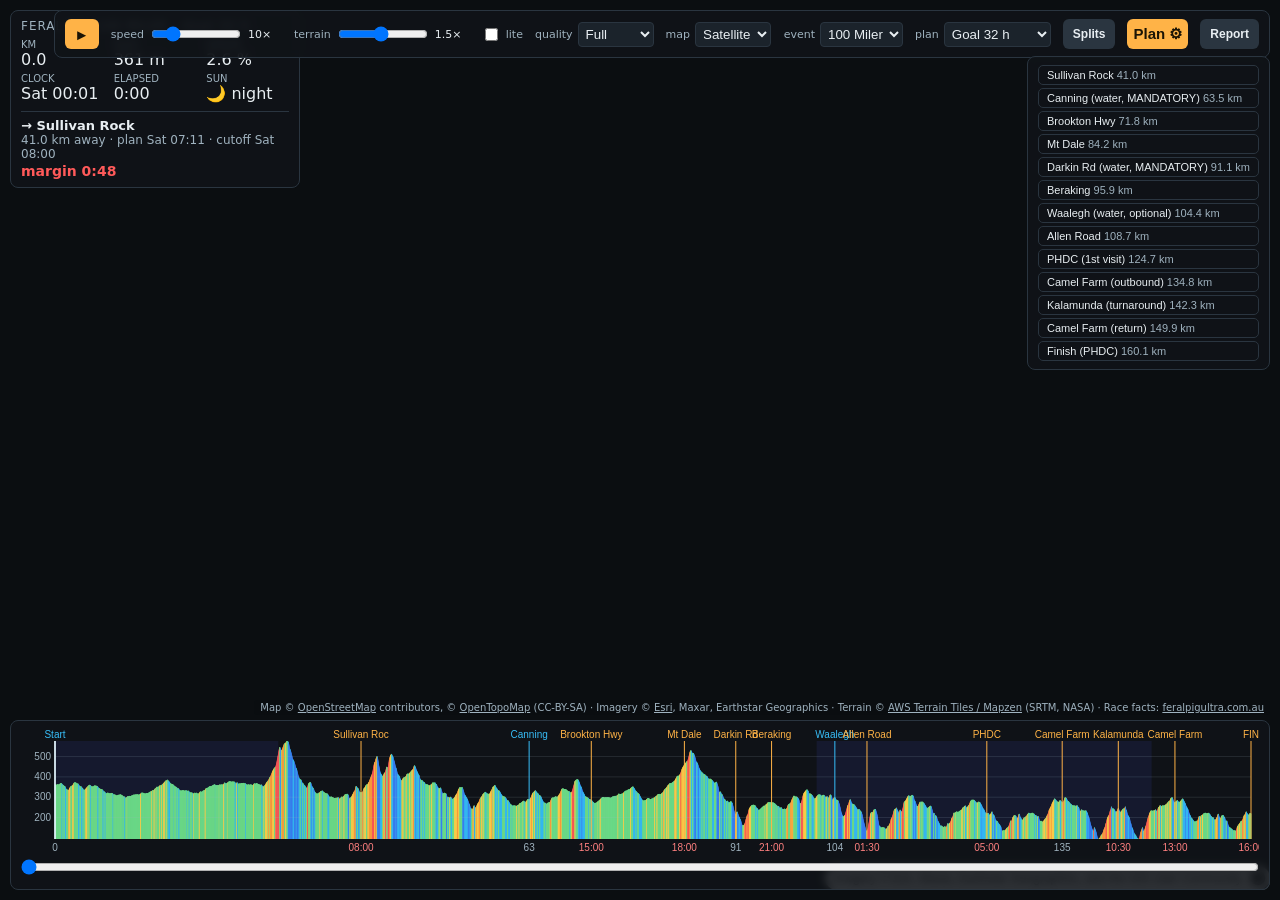
<file: index.html>
<!doctype html>
<html lang="en">
<head>
  <meta charset="UTF-8" />
  <meta name="viewport" content="width=device-width, initial-scale=1.0" />
  <title>Feral Pig 100M — Flyover Race Plan</title>
  <script type="module" crossorigin src="./assets/index-DkEVdrvd.js"></script>
  <link rel="stylesheet" crossorigin href="./assets/index-7K_gac2b.css">
</head>
<body>
  <div id="app">
    <div id="map"></div>

    <div id="hud" class="panel">
      <div class="hud-title"><span id="hud-event">FERAL PIG 100 MILER</span> <span id="hud-plan-label"></span></div>
      <div class="hud-grid">
        <div><span class="k">km</span><span class="v" id="hud-km">0.0</span></div>
        <div><span class="k">elev</span><span class="v" id="hud-ele">–</span></div>
        <div><span class="k">grade</span><span class="v" id="hud-grade">–</span></div>
        <div><span class="k">clock</span><span class="v" id="hud-clock">–</span></div>
        <div><span class="k">elapsed</span><span class="v" id="hud-elapsed">–</span></div>
        <div><span class="k">sun</span><span class="v" id="hud-sun">–</span></div>
      </div>
      <div class="hud-next">
        <div id="hud-next-name">–</div>
        <div id="hud-next-detail">–</div>
        <div id="hud-margin">–</div>
      </div>
    </div>

    <div id="controls" class="panel">
      <button id="btn-play" title="Play/pause flyover">►</button>
      <label class="ctl">speed <input id="speed" type="range" min="1" max="50" value="10" /><span id="speed-label">10×</span></label>
      <label class="ctl">terrain <input id="exagg" type="range" min="1" max="30" value="15" /><span id="exagg-label">1.5×</span></label>
      <label class="ctl" title="Turn off 3D terrain for slower computers"><input id="lite" type="checkbox" /> lite</label>
      <label class="ctl" title="Map render resolution — lower is faster on slow computers">quality
        <select id="quality-select">
          <option value="1">Full</option>
          <option value="0.7">Medium</option>
          <option value="0.5">Low</option>
        </select>
      </label>
      <label class="ctl">map
        <select id="basemap-select">
          <option value="sat">Satellite</option>
          <option value="topo">Topo</option>
        </select>
      </label>
      <label class="ctl">event
        <select id="event-select">
          <option value="100m">100 Miler</option>
          <option value="50k">50K</option>
        </select>
      </label>
      <label class="ctl">plan
        <select id="plan-select">
          <option value="0">Goal 32 h</option>
          <option value="1">Bad day 36 h</option>
        </select>
      </label>
      <button id="btn-splits">Splits</button>
      <button id="btn-plan">Plan ⚙</button>
      <button id="btn-report">Report</button>
    </div>

    <div id="jumps" class="panel"></div>

    <div id="profile-wrap" class="panel">
      <canvas id="profile"></canvas>
      <input id="scrub" type="range" min="0" max="10000" value="0" step="1" />
    </div>

    <div id="splits-panel" class="panel hidden">
      <div class="panel-head">Splits — both plans
        <span>
          <button id="btn-csv" class="mini">CSV</button>
          <button id="btn-print" class="mini">Print / PDF</button>
          <button id="splits-close">×</button>
        </span>
      </div>
      <div id="splits-table"></div>
    </div>

    <div id="plan-panel" class="panel hidden">
      <div class="panel-head">Plan settings (saved locally) <button id="plan-close">×</button></div>
      <div id="plan-form"></div>
    </div>

    <div id="print-sheet"></div>

    <div id="report-panel" class="panel hidden">
      <div class="panel-head">Build / verification report <button id="report-close">×</button></div>
      <pre id="report-pre"></pre>
    </div>

    <div id="attrib">
      Map © <a href="https://www.openstreetmap.org/copyright">OpenStreetMap</a> contributors,
      © <a href="https://opentopomap.org">OpenTopoMap</a> (CC-BY-SA) ·
      Imagery © <a href="https://www.esri.com">Esri</a>, Maxar, Earthstar Geographics ·
      Terrain © <a href="https://registry.opendata.aws/terrain-tiles/">AWS Terrain Tiles / Mapzen</a> (SRTM, NASA) ·
      Race facts: <a href="https://feralpigultra.com.au">feralpigultra.com.au</a>
    </div>
  </div>
</body>
</html>
</file>
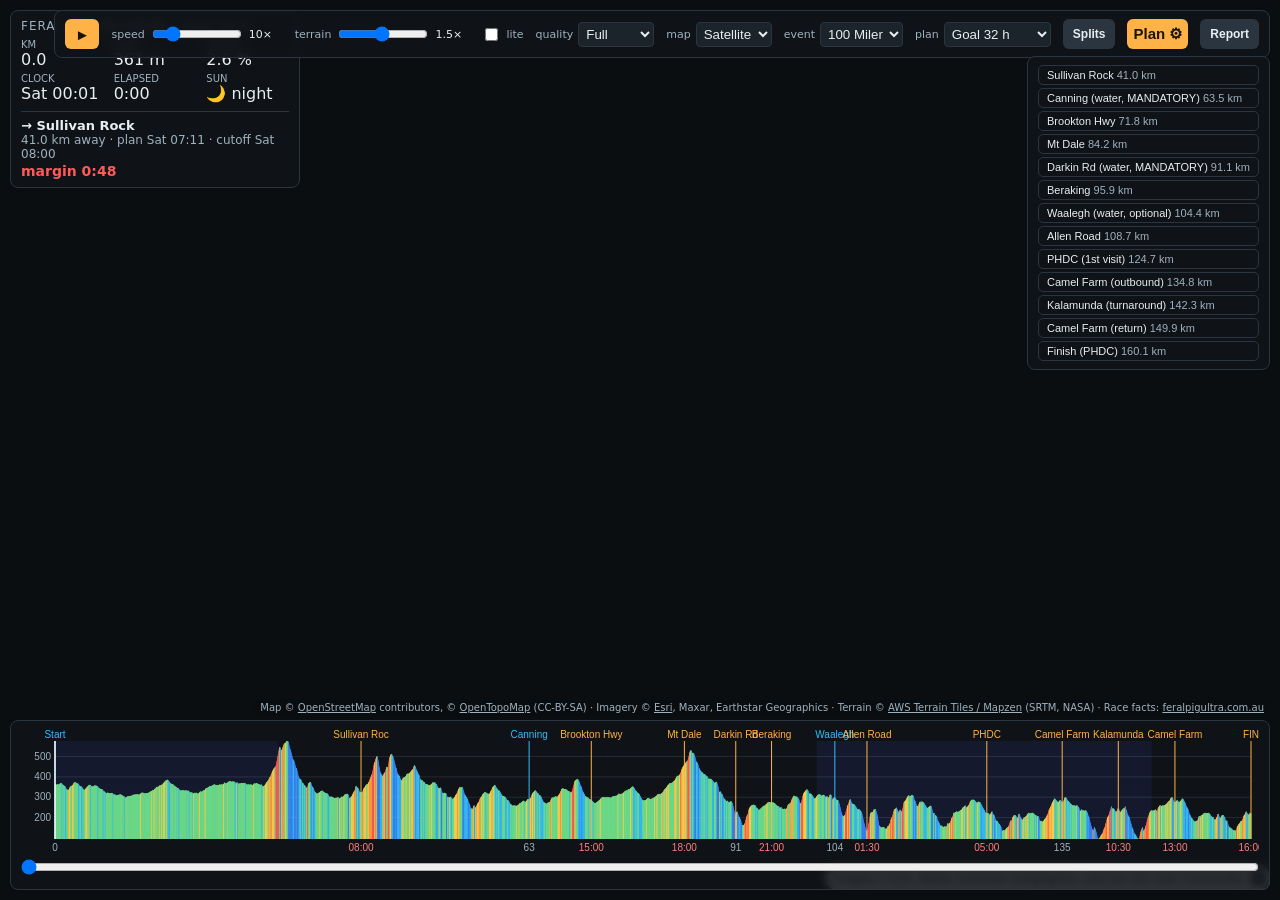
<file: index-50k.html>
<!doctype html>
<html lang="en">
<head>
  <meta charset="UTF-8" />
  <meta name="viewport" content="width=device-width, initial-scale=1.0" />
  <title>Feral Pig 50K — Flyover Race Plan</title>
  <script type="module" crossorigin src="./assets/index-DkEVdrvd.js"></script>
  <link rel="stylesheet" crossorigin href="./assets/index-7K_gac2b.css">
</head>
<body>
  <div id="app">
    <div id="map"></div>

    <div id="hud" class="panel">
      <div class="hud-title"><span id="hud-event">FERAL PIG 100 MILER</span> <span id="hud-plan-label"></span></div>
      <div class="hud-grid">
        <div><span class="k">km</span><span class="v" id="hud-km">0.0</span></div>
        <div><span class="k">elev</span><span class="v" id="hud-ele">–</span></div>
        <div><span class="k">grade</span><span class="v" id="hud-grade">–</span></div>
        <div><span class="k">clock</span><span class="v" id="hud-clock">–</span></div>
        <div><span class="k">elapsed</span><span class="v" id="hud-elapsed">–</span></div>
        <div><span class="k">sun</span><span class="v" id="hud-sun">–</span></div>
      </div>
      <div class="hud-next">
        <div id="hud-next-name">–</div>
        <div id="hud-next-detail">–</div>
        <div id="hud-margin">–</div>
      </div>
    </div>

    <div id="controls" class="panel">
      <button id="btn-play" title="Play/pause flyover">►</button>
      <label class="ctl">speed <input id="speed" type="range" min="1" max="50" value="10" /><span id="speed-label">10×</span></label>
      <label class="ctl">terrain <input id="exagg" type="range" min="1" max="30" value="15" /><span id="exagg-label">1.5×</span></label>
      <label class="ctl" title="Turn off 3D terrain for slower computers"><input id="lite" type="checkbox" /> lite</label>
      <label class="ctl" title="Map render resolution — lower is faster on slow computers">quality
        <select id="quality-select">
          <option value="1">Full</option>
          <option value="0.7">Medium</option>
          <option value="0.5">Low</option>
        </select>
      </label>
      <label class="ctl">map
        <select id="basemap-select">
          <option value="sat">Satellite</option>
          <option value="topo">Topo</option>
        </select>
      </label>
      <label class="ctl">event
        <select id="event-select">
          <option value="100m">100 Miler</option>
          <option value="50k">50K</option>
        </select>
      </label>
      <label class="ctl">plan
        <select id="plan-select">
          <option value="0">Goal 32 h</option>
          <option value="1">Bad day 36 h</option>
        </select>
      </label>
      <button id="btn-splits">Splits</button>
      <button id="btn-plan">Plan ⚙</button>
      <button id="btn-report">Report</button>
    </div>

    <div id="jumps" class="panel"></div>

    <div id="profile-wrap" class="panel">
      <canvas id="profile"></canvas>
      <input id="scrub" type="range" min="0" max="10000" value="0" step="1" />
    </div>

    <div id="splits-panel" class="panel hidden">
      <div class="panel-head">Splits — both plans
        <span>
          <button id="btn-csv" class="mini">CSV</button>
          <button id="btn-print" class="mini">Print / PDF</button>
          <button id="splits-close">×</button>
        </span>
      </div>
      <div id="splits-table"></div>
    </div>

    <div id="plan-panel" class="panel hidden">
      <div class="panel-head">Plan settings (saved locally) <button id="plan-close">×</button></div>
      <div id="plan-form"></div>
    </div>

    <div id="print-sheet"></div>

    <div id="report-panel" class="panel hidden">
      <div class="panel-head">Build / verification report <button id="report-close">×</button></div>
      <pre id="report-pre"></pre>
    </div>

    <div id="attrib">
      Map © <a href="https://www.openstreetmap.org/copyright">OpenStreetMap</a> contributors,
      © <a href="https://opentopomap.org">OpenTopoMap</a> (CC-BY-SA) ·
      Imagery © <a href="https://www.esri.com">Esri</a>, Maxar, Earthstar Geographics ·
      Terrain © <a href="https://registry.opendata.aws/terrain-tiles/">AWS Terrain Tiles / Mapzen</a> (SRTM, NASA) ·
      Race facts: <a href="https://feralpigultra.com.au">feralpigultra.com.au</a>
    </div>
  </div>
</body>
</html>
</file>
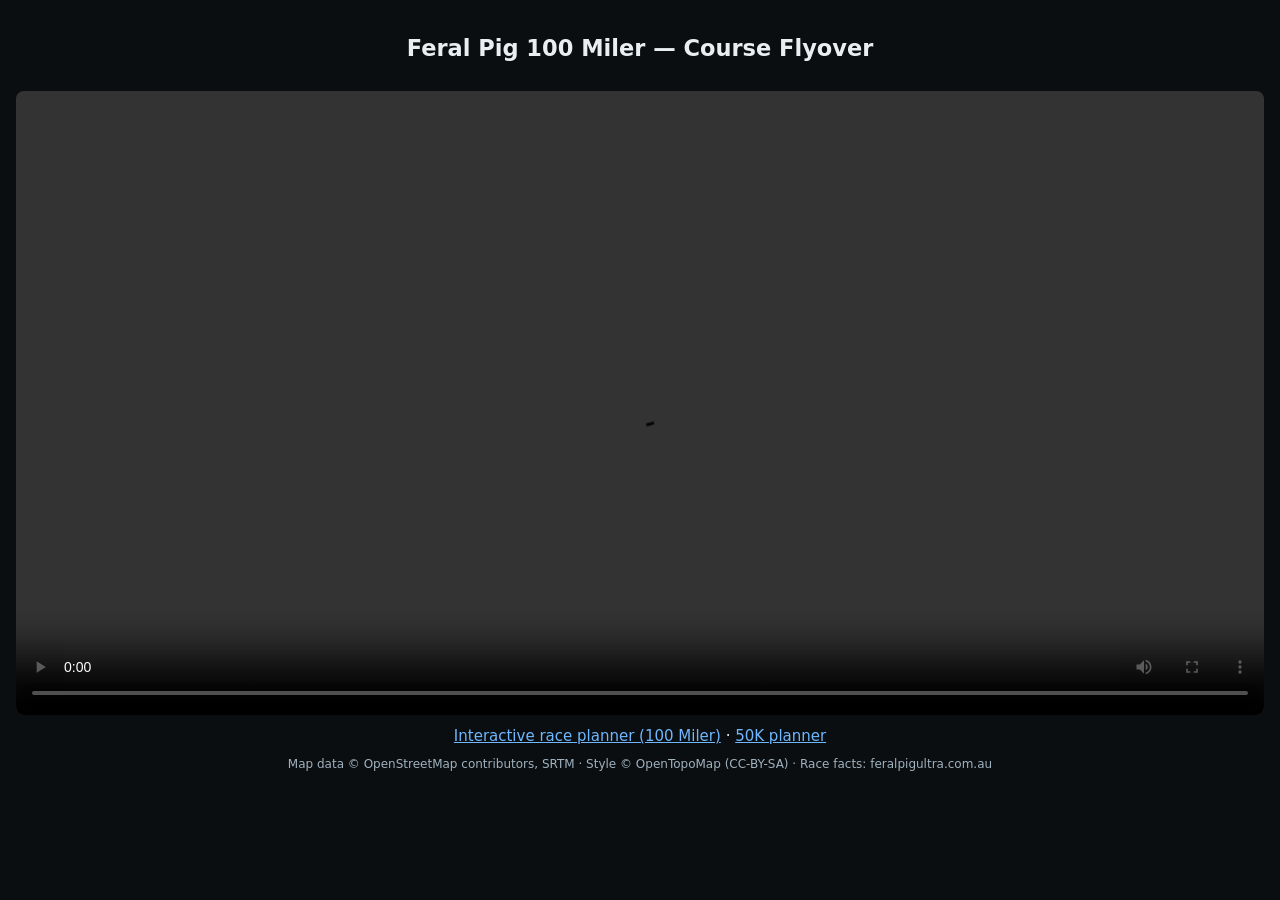
<file: video.html>
<!doctype html>
<html lang="en">
<head>
  <meta charset="UTF-8" />
  <meta name="viewport" content="width=device-width, initial-scale=1.0" />
  <title>Feral Pig 100 Miler — Course Flyover</title>
  <style>
    body { margin: 0; background: #0b0e11; color: #e8eef2; font: 15px system-ui, sans-serif;
           display: flex; flex-direction: column; align-items: center; gap: 12px; padding: 16px; }
    video { width: 100%; max-width: 1280px; border-radius: 8px; }
    a { color: #6fb7ff; }
    .foot { color: #9fb2bf; font-size: 12px; text-align: center; }
  </style>
</head>
<body>
  <h2>Feral Pig 100 Miler — Course Flyover</h2>
  <video src="feral-flyover.mp4" controls preload="metadata"></video>
  <div><a href="index.html">Interactive race planner (100 Miler)</a> · <a href="index-50k.html">50K planner</a></div>
  <div class="foot">Map data © OpenStreetMap contributors, SRTM · Style © OpenTopoMap (CC-BY-SA) · Race facts: feralpigultra.com.au</div>
</body>
</html>
</file>
<file: assets/index-7K_gac2b.css>
:root{--bg: rgba(16, 20, 24, .88);--fg: #e8eef2;--dim: #9fb2bf;--accent: #ffb347;--red: #ff5a5a;--green: #6fe08c;font-family:Segoe UI,system-ui,sans-serif}*{box-sizing:border-box}html,body,#app{margin:0;height:100%;overflow:hidden;background:#0b0e11;color:var(--fg)}#map{position:absolute;top:0;right:0;bottom:0;left:0}.panel{position:absolute;background:var(--bg);border:1px solid #2a3540;border-radius:8px;padding:8px 10px;-webkit-backdrop-filter:blur(4px);backdrop-filter:blur(4px);z-index:10;font-size:13px}.hidden{display:none!important}#hud{top:10px;left:10px;width:290px}.hud-title{font-weight:700;letter-spacing:1px;font-size:12px;color:var(--accent);margin-bottom:6px}.hud-title span{color:var(--dim);font-weight:400}.hud-grid{display:grid;grid-template-columns:1fr 1fr 1fr;gap:4px 10px}.hud-grid .k{display:block;color:var(--dim);font-size:10px;text-transform:uppercase}.hud-grid .v{font-size:16px;font-variant-numeric:tabular-nums}.hud-next{margin-top:8px;border-top:1px solid #2a3540;padding-top:6px}#hud-next-name{font-weight:600}#hud-next-detail{color:var(--dim);font-size:12px}#hud-margin{font-size:14px;margin-top:2px}#hud-margin.ok{color:var(--green)}#hud-margin.tight{color:var(--red);font-weight:700}#controls{top:10px;right:10px;display:flex;gap:12px;align-items:center}#controls button{background:var(--accent);color:#1b1405;border:0;border-radius:6px;min-width:34px;height:30px;font-size:15px;cursor:pointer;font-weight:700}#controls button#btn-splits,#controls button#btn-report{background:#2a3540;color:var(--fg);font-size:12px;padding:0 10px}.ctl{display:flex;align-items:center;gap:5px;color:var(--dim);font-size:11px}.ctl input[type=range]{width:90px}.ctl select{background:#1b232b;color:var(--fg);border:1px solid #2a3540;border-radius:4px;padding:3px}#speed-label,#exagg-label{width:34px;font-variant-numeric:tabular-nums;color:var(--fg)}#jumps{top:56px;right:10px;display:flex;flex-direction:column;gap:3px;max-height:calc(100% - 300px);overflow-y:auto}#jumps button{background:transparent;border:1px solid #2a3540;color:var(--fg);border-radius:5px;padding:3px 8px;font-size:11px;cursor:pointer;text-align:left;white-space:nowrap}#jumps button:hover{border-color:var(--accent);color:var(--accent)}#jumps .wkm{color:var(--dim)}#profile-wrap{left:10px;right:10px;bottom:10px;height:170px;padding:6px 10px 2px}#profile{width:100%;height:130px;display:block;cursor:crosshair}#scrub{width:100%;margin:2px 0 0}#splits-panel,#report-panel{top:60px;left:50%;transform:translate(-50%);max-height:calc(100% - 260px);width:min(1060px,94vw);overflow:auto;z-index:20}.panel-head{font-weight:700;margin-bottom:6px;display:flex;justify-content:space-between}.panel-head button{background:none;border:0;color:var(--fg);font-size:16px;cursor:pointer}#splits-table table{border-collapse:collapse;width:100%;font-size:12px;font-variant-numeric:tabular-nums}#splits-table th,#splits-table td{padding:3px 8px;text-align:right;border-bottom:1px solid #222c35;white-space:nowrap}#splits-table th{color:var(--dim);position:sticky;top:0;background:#141a20}#splits-table td:first-child,#splits-table th:first-child{text-align:left}.margin-tight{color:var(--red);font-weight:700}.margin-ok{color:var(--green)}#report-pre{font-size:11px;white-space:pre-wrap}#attrib{position:absolute;bottom:185px;right:10px;font-size:10px;color:var(--dim);z-index:5;background:#0b0e1199;padding:2px 6px;border-radius:4px}#attrib a{color:var(--dim)}#plan-panel{top:60px;right:10px;width:320px;max-height:calc(100% - 260px);overflow:auto;z-index:25}.set-grid{display:flex;flex-direction:column;gap:4px;margin-bottom:8px}.set-row{display:flex;justify-content:space-between;align-items:center;gap:8px;color:var(--dim);font-size:12px}.set-row input{width:64px;background:#1b232b;color:var(--fg);border:1px solid #2a3540;border-radius:4px;padding:3px 5px}.set-head{font-weight:700;margin:8px 0 4px}#set-reset{background:#2a3540;color:var(--fg);border:0;border-radius:5px;padding:5px 10px;cursor:pointer}.mini{background:#2a3540;color:var(--fg);border:0;border-radius:4px;padding:2px 8px;font-size:11px;cursor:pointer;margin-right:6px}#pace-toggle{margin:0 0 6px}.set-note{color:var(--dim);font-size:11px;margin-left:8px}#print-sheet{display:none}@media print{#app>*:not(#print-sheet){display:none!important}html,body,#app{height:auto;overflow:visible;background:#fff;color:#000}#print-sheet{display:block;font-size:10pt;color:#000}#print-sheet h1{font-size:14pt;margin:0 0 2mm}#print-sheet .sub{font-size:9pt;margin-bottom:3mm}#print-sheet table{border-collapse:collapse;width:100%;font-size:8.5pt}#print-sheet th,#print-sheet td{border:.3mm solid #999;padding:1mm 1.5mm;text-align:right}#print-sheet td:first-child,#print-sheet th:first-child{text-align:left}#print-sheet .margin-tight{font-weight:700}#print-sheet .margin-tight:after{content:" ⚠"}}@media (max-width: 760px){#hud{width:230px}.hud-grid{grid-template-columns:1fr 1fr}#controls{flex-wrap:wrap;max-width:46vw}#profile-wrap{height:120px}#profile{height:80px}#attrib{bottom:135px}}.maplibregl-map{font:12px/20px Helvetica Neue,Arial,Helvetica,sans-serif;overflow:hidden;position:relative;-webkit-tap-highlight-color:rgb(0 0 0/0)}.maplibregl-canvas{left:0;position:absolute;top:0}.maplibregl-map:fullscreen{height:100%;width:100%}.maplibregl-ctrl-group button.maplibregl-ctrl-compass{touch-action:none}.maplibregl-canvas-container.maplibregl-interactive,.maplibregl-ctrl-group button.maplibregl-ctrl-compass{cursor:grab;-webkit-user-select:none;-moz-user-select:none;user-select:none}.maplibregl-canvas-container.maplibregl-interactive.maplibregl-track-pointer{cursor:pointer}.maplibregl-canvas-container.maplibregl-interactive:active,.maplibregl-ctrl-group button.maplibregl-ctrl-compass:active{cursor:grabbing}.maplibregl-canvas-container.maplibregl-touch-zoom-rotate,.maplibregl-canvas-container.maplibregl-touch-zoom-rotate .maplibregl-canvas{touch-action:pan-x pan-y}.maplibregl-canvas-container.maplibregl-touch-drag-pan,.maplibregl-canvas-container.maplibregl-touch-drag-pan .maplibregl-canvas{touch-action:pinch-zoom}.maplibregl-canvas-container.maplibregl-touch-zoom-rotate.maplibregl-touch-drag-pan,.maplibregl-canvas-container.maplibregl-touch-zoom-rotate.maplibregl-touch-drag-pan .maplibregl-canvas{touch-action:none}.maplibregl-canvas-container.maplibregl-touch-drag-pan.maplibregl-cooperative-gestures,.maplibregl-canvas-container.maplibregl-touch-drag-pan.maplibregl-cooperative-gestures .maplibregl-canvas{touch-action:pan-x pan-y}.maplibregl-ctrl-bottom-left,.maplibregl-ctrl-bottom-right,.maplibregl-ctrl-top-left,.maplibregl-ctrl-top-right{pointer-events:none;position:absolute;z-index:2}.maplibregl-ctrl-top-left{left:0;top:0}.maplibregl-ctrl-top-right{right:0;top:0}.maplibregl-ctrl-bottom-left{bottom:0;left:0}.maplibregl-ctrl-bottom-right{bottom:0;right:0}.maplibregl-ctrl{clear:both;pointer-events:auto;transform:translate(0)}.maplibregl-ctrl-top-left .maplibregl-ctrl{float:left;margin:10px 0 0 10px}.maplibregl-ctrl-top-right .maplibregl-ctrl{float:right;margin:10px 10px 0 0}.maplibregl-ctrl-bottom-left .maplibregl-ctrl{float:left;margin:0 0 10px 10px}.maplibregl-ctrl-bottom-right .maplibregl-ctrl{float:right;margin:0 10px 10px 0}.maplibregl-ctrl-group{background:#fff;border-radius:4px}.maplibregl-ctrl-group:not(:empty){box-shadow:0 0 0 2px #0000001a}@media (forced-colors:active){.maplibregl-ctrl-group:not(:empty){box-shadow:0 0 0 2px ButtonText}}.maplibregl-ctrl-group button{background-color:transparent;border:0;box-sizing:border-box;cursor:pointer;display:block;height:29px;outline:none;padding:0;width:29px}.maplibregl-ctrl-group button+button{border-top:1px solid #ddd}.maplibregl-ctrl button .maplibregl-ctrl-icon{background-position:50%;background-repeat:no-repeat;display:block;height:100%;width:100%}@media (forced-colors:active){.maplibregl-ctrl-icon{background-color:transparent}.maplibregl-ctrl-group button+button{border-top:1px solid ButtonText}}.maplibregl-ctrl button::-moz-focus-inner{border:0;padding:0}.maplibregl-ctrl-attrib-button:focus,.maplibregl-ctrl-group button:focus{box-shadow:0 0 2px 2px #0096ff}.maplibregl-ctrl button:disabled{cursor:not-allowed}.maplibregl-ctrl button:disabled .maplibregl-ctrl-icon{opacity:.25}.maplibregl-ctrl button:not(:disabled):hover{background-color:#0000000d}.maplibregl-ctrl-group button:focus:focus-visible{box-shadow:0 0 2px 2px #0096ff}.maplibregl-ctrl-group button:focus:not(:focus-visible){box-shadow:none}.maplibregl-ctrl-group button:focus:first-child{border-radius:4px 4px 0 0}.maplibregl-ctrl-group button:focus:last-child{border-radius:0 0 4px 4px}.maplibregl-ctrl-group button:focus:only-child{border-radius:inherit}.maplibregl-ctrl button.maplibregl-ctrl-zoom-out .maplibregl-ctrl-icon{background-image:url("data:image/svg+xml;charset=utf-8,%3Csvg xmlns='http://www.w3.org/2000/svg' width='29' height='29' fill='%23333' viewBox='0 0 29 29'%3E%3Cpath d='M10 13c-.75 0-1.5.75-1.5 1.5S9.25 16 10 16h9c.75 0 1.5-.75 1.5-1.5S19.75 13 19 13z'/%3E%3C/svg%3E")}.maplibregl-ctrl button.maplibregl-ctrl-zoom-in .maplibregl-ctrl-icon{background-image:url("data:image/svg+xml;charset=utf-8,%3Csvg xmlns='http://www.w3.org/2000/svg' width='29' height='29' fill='%23333' viewBox='0 0 29 29'%3E%3Cpath d='M14.5 8.5c-.75 0-1.5.75-1.5 1.5v3h-3c-.75 0-1.5.75-1.5 1.5S9.25 16 10 16h3v3c0 .75.75 1.5 1.5 1.5S16 19.75 16 19v-3h3c.75 0 1.5-.75 1.5-1.5S19.75 13 19 13h-3v-3c0-.75-.75-1.5-1.5-1.5'/%3E%3C/svg%3E")}@media (forced-colors:active){.maplibregl-ctrl button.maplibregl-ctrl-zoom-out .maplibregl-ctrl-icon{background-image:url("data:image/svg+xml;charset=utf-8,%3Csvg xmlns='http://www.w3.org/2000/svg' width='29' height='29' fill='%23fff' viewBox='0 0 29 29'%3E%3Cpath d='M10 13c-.75 0-1.5.75-1.5 1.5S9.25 16 10 16h9c.75 0 1.5-.75 1.5-1.5S19.75 13 19 13z'/%3E%3C/svg%3E")}.maplibregl-ctrl button.maplibregl-ctrl-zoom-in .maplibregl-ctrl-icon{background-image:url("data:image/svg+xml;charset=utf-8,%3Csvg xmlns='http://www.w3.org/2000/svg' width='29' height='29' fill='%23fff' viewBox='0 0 29 29'%3E%3Cpath d='M14.5 8.5c-.75 0-1.5.75-1.5 1.5v3h-3c-.75 0-1.5.75-1.5 1.5S9.25 16 10 16h3v3c0 .75.75 1.5 1.5 1.5S16 19.75 16 19v-3h3c.75 0 1.5-.75 1.5-1.5S19.75 13 19 13h-3v-3c0-.75-.75-1.5-1.5-1.5'/%3E%3C/svg%3E")}}@media (forced-colors:active) and (prefers-color-scheme:light){.maplibregl-ctrl button.maplibregl-ctrl-zoom-out .maplibregl-ctrl-icon{background-image:url("data:image/svg+xml;charset=utf-8,%3Csvg xmlns='http://www.w3.org/2000/svg' width='29' height='29' viewBox='0 0 29 29'%3E%3Cpath d='M10 13c-.75 0-1.5.75-1.5 1.5S9.25 16 10 16h9c.75 0 1.5-.75 1.5-1.5S19.75 13 19 13z'/%3E%3C/svg%3E")}.maplibregl-ctrl button.maplibregl-ctrl-zoom-in .maplibregl-ctrl-icon{background-image:url("data:image/svg+xml;charset=utf-8,%3Csvg xmlns='http://www.w3.org/2000/svg' width='29' height='29' viewBox='0 0 29 29'%3E%3Cpath d='M14.5 8.5c-.75 0-1.5.75-1.5 1.5v3h-3c-.75 0-1.5.75-1.5 1.5S9.25 16 10 16h3v3c0 .75.75 1.5 1.5 1.5S16 19.75 16 19v-3h3c.75 0 1.5-.75 1.5-1.5S19.75 13 19 13h-3v-3c0-.75-.75-1.5-1.5-1.5'/%3E%3C/svg%3E")}}.maplibregl-ctrl button.maplibregl-ctrl-fullscreen .maplibregl-ctrl-icon{background-image:url("data:image/svg+xml;charset=utf-8,%3Csvg xmlns='http://www.w3.org/2000/svg' width='29' height='29' fill='%23333' viewBox='0 0 29 29'%3E%3Cpath d='M24 16v5.5c0 1.75-.75 2.5-2.5 2.5H16v-1l3-1.5-4-5.5 1-1 5.5 4 1.5-3zM6 16l1.5 3 5.5-4 1 1-4 5.5 3 1.5v1H7.5C5.75 24 5 23.25 5 21.5V16zm7-11v1l-3 1.5 4 5.5-1 1-5.5-4L6 13H5V7.5C5 5.75 5.75 5 7.5 5zm11 2.5c0-1.75-.75-2.5-2.5-2.5H16v1l3 1.5-4 5.5 1 1 5.5-4 1.5 3h1z'/%3E%3C/svg%3E")}.maplibregl-ctrl button.maplibregl-ctrl-shrink .maplibregl-ctrl-icon{background-image:url("data:image/svg+xml;charset=utf-8,%3Csvg xmlns='http://www.w3.org/2000/svg' width='29' height='29' viewBox='0 0 29 29'%3E%3Cpath d='M18.5 16c-1.75 0-2.5.75-2.5 2.5V24h1l1.5-3 5.5 4 1-1-4-5.5 3-1.5v-1zM13 18.5c0-1.75-.75-2.5-2.5-2.5H5v1l3 1.5L4 24l1 1 5.5-4 1.5 3h1zm3-8c0 1.75.75 2.5 2.5 2.5H24v-1l-3-1.5L25 5l-1-1-5.5 4L17 5h-1zM10.5 13c1.75 0 2.5-.75 2.5-2.5V5h-1l-1.5 3L5 4 4 5l4 5.5L5 12v1z'/%3E%3C/svg%3E")}@media (forced-colors:active){.maplibregl-ctrl button.maplibregl-ctrl-fullscreen .maplibregl-ctrl-icon{background-image:url("data:image/svg+xml;charset=utf-8,%3Csvg xmlns='http://www.w3.org/2000/svg' width='29' height='29' fill='%23fff' viewBox='0 0 29 29'%3E%3Cpath d='M24 16v5.5c0 1.75-.75 2.5-2.5 2.5H16v-1l3-1.5-4-5.5 1-1 5.5 4 1.5-3zM6 16l1.5 3 5.5-4 1 1-4 5.5 3 1.5v1H7.5C5.75 24 5 23.25 5 21.5V16zm7-11v1l-3 1.5 4 5.5-1 1-5.5-4L6 13H5V7.5C5 5.75 5.75 5 7.5 5zm11 2.5c0-1.75-.75-2.5-2.5-2.5H16v1l3 1.5-4 5.5 1 1 5.5-4 1.5 3h1z'/%3E%3C/svg%3E")}.maplibregl-ctrl button.maplibregl-ctrl-shrink .maplibregl-ctrl-icon{background-image:url("data:image/svg+xml;charset=utf-8,%3Csvg xmlns='http://www.w3.org/2000/svg' width='29' height='29' fill='%23fff' viewBox='0 0 29 29'%3E%3Cpath d='M18.5 16c-1.75 0-2.5.75-2.5 2.5V24h1l1.5-3 5.5 4 1-1-4-5.5 3-1.5v-1zM13 18.5c0-1.75-.75-2.5-2.5-2.5H5v1l3 1.5L4 24l1 1 5.5-4 1.5 3h1zm3-8c0 1.75.75 2.5 2.5 2.5H24v-1l-3-1.5L25 5l-1-1-5.5 4L17 5h-1zM10.5 13c1.75 0 2.5-.75 2.5-2.5V5h-1l-1.5 3L5 4 4 5l4 5.5L5 12v1z'/%3E%3C/svg%3E")}}@media (forced-colors:active) and (prefers-color-scheme:light){.maplibregl-ctrl button.maplibregl-ctrl-fullscreen .maplibregl-ctrl-icon{background-image:url("data:image/svg+xml;charset=utf-8,%3Csvg xmlns='http://www.w3.org/2000/svg' width='29' height='29' viewBox='0 0 29 29'%3E%3Cpath d='M24 16v5.5c0 1.75-.75 2.5-2.5 2.5H16v-1l3-1.5-4-5.5 1-1 5.5 4 1.5-3zM6 16l1.5 3 5.5-4 1 1-4 5.5 3 1.5v1H7.5C5.75 24 5 23.25 5 21.5V16zm7-11v1l-3 1.5 4 5.5-1 1-5.5-4L6 13H5V7.5C5 5.75 5.75 5 7.5 5zm11 2.5c0-1.75-.75-2.5-2.5-2.5H16v1l3 1.5-4 5.5 1 1 5.5-4 1.5 3h1z'/%3E%3C/svg%3E")}.maplibregl-ctrl button.maplibregl-ctrl-shrink .maplibregl-ctrl-icon{background-image:url("data:image/svg+xml;charset=utf-8,%3Csvg xmlns='http://www.w3.org/2000/svg' width='29' height='29' viewBox='0 0 29 29'%3E%3Cpath d='M18.5 16c-1.75 0-2.5.75-2.5 2.5V24h1l1.5-3 5.5 4 1-1-4-5.5 3-1.5v-1zM13 18.5c0-1.75-.75-2.5-2.5-2.5H5v1l3 1.5L4 24l1 1 5.5-4 1.5 3h1zm3-8c0 1.75.75 2.5 2.5 2.5H24v-1l-3-1.5L25 5l-1-1-5.5 4L17 5h-1zM10.5 13c1.75 0 2.5-.75 2.5-2.5V5h-1l-1.5 3L5 4 4 5l4 5.5L5 12v1z'/%3E%3C/svg%3E")}}.maplibregl-ctrl button.maplibregl-ctrl-compass .maplibregl-ctrl-icon{background-image:url("data:image/svg+xml;charset=utf-8,%3Csvg xmlns='http://www.w3.org/2000/svg' width='29' height='29' fill='%23333' viewBox='0 0 29 29'%3E%3Cpath d='m10.5 14 4-8 4 8z'/%3E%3Cpath fill='%23ccc' d='m10.5 16 4 8 4-8z'/%3E%3C/svg%3E")}@media (forced-colors:active){.maplibregl-ctrl button.maplibregl-ctrl-compass .maplibregl-ctrl-icon{background-image:url("data:image/svg+xml;charset=utf-8,%3Csvg xmlns='http://www.w3.org/2000/svg' width='29' height='29' fill='%23fff' viewBox='0 0 29 29'%3E%3Cpath d='m10.5 14 4-8 4 8z'/%3E%3Cpath fill='%23ccc' d='m10.5 16 4 8 4-8z'/%3E%3C/svg%3E")}}@media (forced-colors:active) and (prefers-color-scheme:light){.maplibregl-ctrl button.maplibregl-ctrl-compass .maplibregl-ctrl-icon{background-image:url("data:image/svg+xml;charset=utf-8,%3Csvg xmlns='http://www.w3.org/2000/svg' width='29' height='29' viewBox='0 0 29 29'%3E%3Cpath d='m10.5 14 4-8 4 8z'/%3E%3Cpath fill='%23ccc' d='m10.5 16 4 8 4-8z'/%3E%3C/svg%3E")}}.maplibregl-ctrl button.maplibregl-ctrl-terrain .maplibregl-ctrl-icon{background-image:url("data:image/svg+xml;charset=utf-8,%3Csvg xmlns='http://www.w3.org/2000/svg' width='22' height='22' fill='%23333' viewBox='0 0 22 22'%3E%3Cpath d='m1.754 13.406 4.453-4.851 3.09 3.09 3.281 3.277.969-.969-3.309-3.312 3.844-4.121 6.148 6.886h1.082v-.855l-7.207-8.07-4.84 5.187L6.169 6.57l-5.48 5.965v.871ZM.688 16.844h20.625v1.375H.688Zm0 0'/%3E%3C/svg%3E")}.maplibregl-ctrl button.maplibregl-ctrl-terrain-enabled .maplibregl-ctrl-icon{background-image:url("data:image/svg+xml;charset=utf-8,%3Csvg xmlns='http://www.w3.org/2000/svg' width='22' height='22' fill='%2333b5e5' viewBox='0 0 22 22'%3E%3Cpath d='m1.754 13.406 4.453-4.851 3.09 3.09 3.281 3.277.969-.969-3.309-3.312 3.844-4.121 6.148 6.886h1.082v-.855l-7.207-8.07-4.84 5.187L6.169 6.57l-5.48 5.965v.871ZM.688 16.844h20.625v1.375H.688Zm0 0'/%3E%3C/svg%3E")}.maplibregl-ctrl button.maplibregl-ctrl-geolocate .maplibregl-ctrl-icon{background-image:url("data:image/svg+xml;charset=utf-8,%3Csvg xmlns='http://www.w3.org/2000/svg' width='29' height='29' fill='%23333' viewBox='0 0 20 20'%3E%3Cpath d='M10 4C9 4 9 5 9 5v.1A5 5 0 0 0 5.1 9H5s-1 0-1 1 1 1 1 1h.1A5 5 0 0 0 9 14.9v.1s0 1 1 1 1-1 1-1v-.1a5 5 0 0 0 3.9-3.9h.1s1 0 1-1-1-1-1-1h-.1A5 5 0 0 0 11 5.1V5s0-1-1-1m0 2.5a3.5 3.5 0 1 1 0 7 3.5 3.5 0 1 1 0-7'/%3E%3Ccircle cx='10' cy='10' r='2'/%3E%3C/svg%3E")}.maplibregl-ctrl button.maplibregl-ctrl-geolocate:disabled .maplibregl-ctrl-icon{background-image:url("data:image/svg+xml;charset=utf-8,%3Csvg xmlns='http://www.w3.org/2000/svg' width='29' height='29' fill='%23aaa' viewBox='0 0 20 20'%3E%3Cpath d='M10 4C9 4 9 5 9 5v.1A5 5 0 0 0 5.1 9H5s-1 0-1 1 1 1 1 1h.1A5 5 0 0 0 9 14.9v.1s0 1 1 1 1-1 1-1v-.1a5 5 0 0 0 3.9-3.9h.1s1 0 1-1-1-1-1-1h-.1A5 5 0 0 0 11 5.1V5s0-1-1-1m0 2.5a3.5 3.5 0 1 1 0 7 3.5 3.5 0 1 1 0-7'/%3E%3Ccircle cx='10' cy='10' r='2'/%3E%3Cpath fill='red' d='m14 5 1 1-9 9-1-1z'/%3E%3C/svg%3E")}.maplibregl-ctrl button.maplibregl-ctrl-geolocate.maplibregl-ctrl-geolocate-active .maplibregl-ctrl-icon{background-image:url("data:image/svg+xml;charset=utf-8,%3Csvg xmlns='http://www.w3.org/2000/svg' width='29' height='29' fill='%2333b5e5' viewBox='0 0 20 20'%3E%3Cpath d='M10 4C9 4 9 5 9 5v.1A5 5 0 0 0 5.1 9H5s-1 0-1 1 1 1 1 1h.1A5 5 0 0 0 9 14.9v.1s0 1 1 1 1-1 1-1v-.1a5 5 0 0 0 3.9-3.9h.1s1 0 1-1-1-1-1-1h-.1A5 5 0 0 0 11 5.1V5s0-1-1-1m0 2.5a3.5 3.5 0 1 1 0 7 3.5 3.5 0 1 1 0-7'/%3E%3Ccircle cx='10' cy='10' r='2'/%3E%3C/svg%3E")}.maplibregl-ctrl button.maplibregl-ctrl-geolocate.maplibregl-ctrl-geolocate-active-error .maplibregl-ctrl-icon{background-image:url("data:image/svg+xml;charset=utf-8,%3Csvg xmlns='http://www.w3.org/2000/svg' width='29' height='29' fill='%23e58978' viewBox='0 0 20 20'%3E%3Cpath d='M10 4C9 4 9 5 9 5v.1A5 5 0 0 0 5.1 9H5s-1 0-1 1 1 1 1 1h.1A5 5 0 0 0 9 14.9v.1s0 1 1 1 1-1 1-1v-.1a5 5 0 0 0 3.9-3.9h.1s1 0 1-1-1-1-1-1h-.1A5 5 0 0 0 11 5.1V5s0-1-1-1m0 2.5a3.5 3.5 0 1 1 0 7 3.5 3.5 0 1 1 0-7'/%3E%3Ccircle cx='10' cy='10' r='2'/%3E%3C/svg%3E")}.maplibregl-ctrl button.maplibregl-ctrl-geolocate.maplibregl-ctrl-geolocate-background .maplibregl-ctrl-icon{background-image:url("data:image/svg+xml;charset=utf-8,%3Csvg xmlns='http://www.w3.org/2000/svg' width='29' height='29' fill='%2333b5e5' viewBox='0 0 20 20'%3E%3Cpath d='M10 4C9 4 9 5 9 5v.1A5 5 0 0 0 5.1 9H5s-1 0-1 1 1 1 1 1h.1A5 5 0 0 0 9 14.9v.1s0 1 1 1 1-1 1-1v-.1a5 5 0 0 0 3.9-3.9h.1s1 0 1-1-1-1-1-1h-.1A5 5 0 0 0 11 5.1V5s0-1-1-1m0 2.5a3.5 3.5 0 1 1 0 7 3.5 3.5 0 1 1 0-7'/%3E%3C/svg%3E")}.maplibregl-ctrl button.maplibregl-ctrl-geolocate.maplibregl-ctrl-geolocate-background-error .maplibregl-ctrl-icon{background-image:url("data:image/svg+xml;charset=utf-8,%3Csvg xmlns='http://www.w3.org/2000/svg' width='29' height='29' fill='%23e54e33' viewBox='0 0 20 20'%3E%3Cpath d='M10 4C9 4 9 5 9 5v.1A5 5 0 0 0 5.1 9H5s-1 0-1 1 1 1 1 1h.1A5 5 0 0 0 9 14.9v.1s0 1 1 1 1-1 1-1v-.1a5 5 0 0 0 3.9-3.9h.1s1 0 1-1-1-1-1-1h-.1A5 5 0 0 0 11 5.1V5s0-1-1-1m0 2.5a3.5 3.5 0 1 1 0 7 3.5 3.5 0 1 1 0-7'/%3E%3C/svg%3E")}.maplibregl-ctrl button.maplibregl-ctrl-geolocate.maplibregl-ctrl-geolocate-waiting .maplibregl-ctrl-icon{animation:maplibregl-spin 2s linear infinite}@media (forced-colors:active){.maplibregl-ctrl button.maplibregl-ctrl-geolocate .maplibregl-ctrl-icon{background-image:url("data:image/svg+xml;charset=utf-8,%3Csvg xmlns='http://www.w3.org/2000/svg' width='29' height='29' fill='%23fff' viewBox='0 0 20 20'%3E%3Cpath d='M10 4C9 4 9 5 9 5v.1A5 5 0 0 0 5.1 9H5s-1 0-1 1 1 1 1 1h.1A5 5 0 0 0 9 14.9v.1s0 1 1 1 1-1 1-1v-.1a5 5 0 0 0 3.9-3.9h.1s1 0 1-1-1-1-1-1h-.1A5 5 0 0 0 11 5.1V5s0-1-1-1m0 2.5a3.5 3.5 0 1 1 0 7 3.5 3.5 0 1 1 0-7'/%3E%3Ccircle cx='10' cy='10' r='2'/%3E%3C/svg%3E")}.maplibregl-ctrl button.maplibregl-ctrl-geolocate:disabled .maplibregl-ctrl-icon{background-image:url("data:image/svg+xml;charset=utf-8,%3Csvg xmlns='http://www.w3.org/2000/svg' width='29' height='29' fill='%23999' viewBox='0 0 20 20'%3E%3Cpath d='M10 4C9 4 9 5 9 5v.1A5 5 0 0 0 5.1 9H5s-1 0-1 1 1 1 1 1h.1A5 5 0 0 0 9 14.9v.1s0 1 1 1 1-1 1-1v-.1a5 5 0 0 0 3.9-3.9h.1s1 0 1-1-1-1-1-1h-.1A5 5 0 0 0 11 5.1V5s0-1-1-1m0 2.5a3.5 3.5 0 1 1 0 7 3.5 3.5 0 1 1 0-7'/%3E%3Ccircle cx='10' cy='10' r='2'/%3E%3Cpath fill='red' d='m14 5 1 1-9 9-1-1z'/%3E%3C/svg%3E")}.maplibregl-ctrl button.maplibregl-ctrl-geolocate.maplibregl-ctrl-geolocate-active .maplibregl-ctrl-icon{background-image:url("data:image/svg+xml;charset=utf-8,%3Csvg xmlns='http://www.w3.org/2000/svg' width='29' height='29' fill='%2333b5e5' viewBox='0 0 20 20'%3E%3Cpath d='M10 4C9 4 9 5 9 5v.1A5 5 0 0 0 5.1 9H5s-1 0-1 1 1 1 1 1h.1A5 5 0 0 0 9 14.9v.1s0 1 1 1 1-1 1-1v-.1a5 5 0 0 0 3.9-3.9h.1s1 0 1-1-1-1-1-1h-.1A5 5 0 0 0 11 5.1V5s0-1-1-1m0 2.5a3.5 3.5 0 1 1 0 7 3.5 3.5 0 1 1 0-7'/%3E%3Ccircle cx='10' cy='10' r='2'/%3E%3C/svg%3E")}.maplibregl-ctrl button.maplibregl-ctrl-geolocate.maplibregl-ctrl-geolocate-active-error .maplibregl-ctrl-icon{background-image:url("data:image/svg+xml;charset=utf-8,%3Csvg xmlns='http://www.w3.org/2000/svg' width='29' height='29' fill='%23e58978' viewBox='0 0 20 20'%3E%3Cpath d='M10 4C9 4 9 5 9 5v.1A5 5 0 0 0 5.1 9H5s-1 0-1 1 1 1 1 1h.1A5 5 0 0 0 9 14.9v.1s0 1 1 1 1-1 1-1v-.1a5 5 0 0 0 3.9-3.9h.1s1 0 1-1-1-1-1-1h-.1A5 5 0 0 0 11 5.1V5s0-1-1-1m0 2.5a3.5 3.5 0 1 1 0 7 3.5 3.5 0 1 1 0-7'/%3E%3Ccircle cx='10' cy='10' r='2'/%3E%3C/svg%3E")}.maplibregl-ctrl button.maplibregl-ctrl-geolocate.maplibregl-ctrl-geolocate-background .maplibregl-ctrl-icon{background-image:url("data:image/svg+xml;charset=utf-8,%3Csvg xmlns='http://www.w3.org/2000/svg' width='29' height='29' fill='%2333b5e5' viewBox='0 0 20 20'%3E%3Cpath d='M10 4C9 4 9 5 9 5v.1A5 5 0 0 0 5.1 9H5s-1 0-1 1 1 1 1 1h.1A5 5 0 0 0 9 14.9v.1s0 1 1 1 1-1 1-1v-.1a5 5 0 0 0 3.9-3.9h.1s1 0 1-1-1-1-1-1h-.1A5 5 0 0 0 11 5.1V5s0-1-1-1m0 2.5a3.5 3.5 0 1 1 0 7 3.5 3.5 0 1 1 0-7'/%3E%3C/svg%3E")}.maplibregl-ctrl button.maplibregl-ctrl-geolocate.maplibregl-ctrl-geolocate-background-error .maplibregl-ctrl-icon{background-image:url("data:image/svg+xml;charset=utf-8,%3Csvg xmlns='http://www.w3.org/2000/svg' width='29' height='29' fill='%23e54e33' viewBox='0 0 20 20'%3E%3Cpath d='M10 4C9 4 9 5 9 5v.1A5 5 0 0 0 5.1 9H5s-1 0-1 1 1 1 1 1h.1A5 5 0 0 0 9 14.9v.1s0 1 1 1 1-1 1-1v-.1a5 5 0 0 0 3.9-3.9h.1s1 0 1-1-1-1-1-1h-.1A5 5 0 0 0 11 5.1V5s0-1-1-1m0 2.5a3.5 3.5 0 1 1 0 7 3.5 3.5 0 1 1 0-7'/%3E%3C/svg%3E")}}@media (forced-colors:active) and (prefers-color-scheme:light){.maplibregl-ctrl button.maplibregl-ctrl-geolocate .maplibregl-ctrl-icon{background-image:url("data:image/svg+xml;charset=utf-8,%3Csvg xmlns='http://www.w3.org/2000/svg' width='29' height='29' viewBox='0 0 20 20'%3E%3Cpath d='M10 4C9 4 9 5 9 5v.1A5 5 0 0 0 5.1 9H5s-1 0-1 1 1 1 1 1h.1A5 5 0 0 0 9 14.9v.1s0 1 1 1 1-1 1-1v-.1a5 5 0 0 0 3.9-3.9h.1s1 0 1-1-1-1-1-1h-.1A5 5 0 0 0 11 5.1V5s0-1-1-1m0 2.5a3.5 3.5 0 1 1 0 7 3.5 3.5 0 1 1 0-7'/%3E%3Ccircle cx='10' cy='10' r='2'/%3E%3C/svg%3E")}.maplibregl-ctrl button.maplibregl-ctrl-geolocate:disabled .maplibregl-ctrl-icon{background-image:url("data:image/svg+xml;charset=utf-8,%3Csvg xmlns='http://www.w3.org/2000/svg' width='29' height='29' fill='%23666' viewBox='0 0 20 20'%3E%3Cpath d='M10 4C9 4 9 5 9 5v.1A5 5 0 0 0 5.1 9H5s-1 0-1 1 1 1 1 1h.1A5 5 0 0 0 9 14.9v.1s0 1 1 1 1-1 1-1v-.1a5 5 0 0 0 3.9-3.9h.1s1 0 1-1-1-1-1-1h-.1A5 5 0 0 0 11 5.1V5s0-1-1-1m0 2.5a3.5 3.5 0 1 1 0 7 3.5 3.5 0 1 1 0-7'/%3E%3Ccircle cx='10' cy='10' r='2'/%3E%3Cpath fill='red' d='m14 5 1 1-9 9-1-1z'/%3E%3C/svg%3E")}}@keyframes maplibregl-spin{0%{transform:rotate(0)}to{transform:rotate(1turn)}}a.maplibregl-ctrl-logo{background-image:url("data:image/svg+xml;charset=utf-8,%3Csvg xmlns='http://www.w3.org/2000/svg' width='88' height='23' fill='none'%3E%3Cpath fill='%23000' fill-opacity='.4' fill-rule='evenodd' d='M17.408 16.796h-1.827l2.501-12.095h.198l3.324 6.533.988 2.19.988-2.19 3.258-6.533h.181l2.6 12.095h-1.81l-1.218-5.644-.362-1.71-.658 1.71-2.929 5.644h-.098l-2.914-5.644-.757-1.71-.345 1.71zm1.958-3.42-.726 3.663a1.255 1.255 0 0 1-1.232 1.011h-1.827a1.255 1.255 0 0 1-1.229-1.509l2.501-12.095a1.255 1.255 0 0 1 1.23-1.001h.197a1.25 1.25 0 0 1 1.12.685l3.19 6.273 3.125-6.263a1.25 1.25 0 0 1 1.123-.695h.181a1.255 1.255 0 0 1 1.227.991l1.443 6.71a5 5 0 0 1 .314-.787l.009-.016a4.6 4.6 0 0 1 1.777-1.887c.782-.46 1.668-.667 2.611-.667a4.6 4.6 0 0 1 1.7.32l.306.134c.21-.16.474-.256.759-.256h1.694a1.255 1.255 0 0 1 1.212.925 1.255 1.255 0 0 1 1.212-.925h1.711c.284 0 .545.094.755.252.613-.3 1.312-.45 2.075-.45 1.356 0 2.557.445 3.482 1.4q.47.48.763 1.064V4.701a1.255 1.255 0 0 1 1.255-1.255h1.86A1.255 1.255 0 0 1 54.44 4.7v9.194h2.217c.19 0 .37.043.532.118v-4.77c0-.356.147-.678.385-.906a2.42 2.42 0 0 1-.682-1.71c0-.665.267-1.253.735-1.7a2.45 2.45 0 0 1 1.722-.674 2.43 2.43 0 0 1 1.705.675q.318.302.504.683V4.7a1.255 1.255 0 0 1 1.255-1.255h1.744A1.255 1.255 0 0 1 65.812 4.7v3.335a4.8 4.8 0 0 1 1.526-.246c.938 0 1.817.214 2.59.69a4.47 4.47 0 0 1 1.67 1.743v-.98a1.255 1.255 0 0 1 1.256-1.256h1.777c.233 0 .451.064.639.174a3.4 3.4 0 0 1 1.567-.372c.346 0 .861.02 1.285.232a1.25 1.25 0 0 1 .689 1.004 4.7 4.7 0 0 1 .853-.588c.795-.44 1.675-.647 2.61-.647 1.385 0 2.65.39 3.525 1.396.836.938 1.168 2.173 1.168 3.528q-.001.515-.056 1.051a1.255 1.255 0 0 1-.947 1.09l.408.952a1.255 1.255 0 0 1-.477 1.552c-.418.268-.92.463-1.458.612-.613.171-1.304.244-2.049.244-1.06 0-2.043-.207-2.886-.698l-.015-.008c-.798-.48-1.419-1.135-1.818-1.963l-.004-.008a5.8 5.8 0 0 1-.548-2.512q0-.429.053-.843a1.3 1.3 0 0 1-.333-.086l-.166-.004c-.223 0-.426.062-.643.228-.03.024-.142.139-.142.59v3.883a1.255 1.255 0 0 1-1.256 1.256h-1.777a1.255 1.255 0 0 1-1.256-1.256V15.69l-.032.057a4.8 4.8 0 0 1-1.86 1.833 5.04 5.04 0 0 1-2.484.634 4.5 4.5 0 0 1-1.935-.424 1.25 1.25 0 0 1-.764.258h-1.71a1.255 1.255 0 0 1-1.256-1.255V7.687a2.4 2.4 0 0 1-.428.625c.253.23.412.561.412.93v7.553a1.255 1.255 0 0 1-1.256 1.255h-1.843a1.25 1.25 0 0 1-.894-.373c-.228.23-.544.373-.894.373H51.32a1.255 1.255 0 0 1-1.256-1.255v-1.251l-.061.117a4.7 4.7 0 0 1-1.782 1.884 4.77 4.77 0 0 1-2.485.67 5.6 5.6 0 0 1-1.485-.188l.009 2.764a1.255 1.255 0 0 1-1.255 1.259h-1.729a1.255 1.255 0 0 1-1.255-1.255v-3.537a1.255 1.255 0 0 1-1.167.793h-1.679a1.25 1.25 0 0 1-.77-.263 4.5 4.5 0 0 1-1.945.429c-.885 0-1.724-.21-2.495-.632l-.017-.01a5 5 0 0 1-1.081-.836 1.255 1.255 0 0 1-1.254 1.312h-1.81a1.255 1.255 0 0 1-1.228-.99l-.782-3.625-2.044 3.939a1.25 1.25 0 0 1-1.115.676h-.098a1.25 1.25 0 0 1-1.116-.68l-2.061-3.994zM35.92 16.63l.207-.114.223-.15q.493-.356.735-.785l.061-.118.033 1.332h1.678V9.242h-1.694l-.033 1.267q-.133-.329-.526-.658l-.032-.028a3.2 3.2 0 0 0-.668-.428l-.27-.12a3.3 3.3 0 0 0-1.235-.23q-1.136-.001-1.974.493a3.36 3.36 0 0 0-1.3 1.382q-.445.89-.444 2.074 0 1.2.51 2.107a3.8 3.8 0 0 0 1.382 1.381 3.9 3.9 0 0 0 1.893.477q.795 0 1.455-.33zm-2.789-5.38q-.576.675-.575 1.762 0 1.102.559 1.794.576.675 1.645.675a2.25 2.25 0 0 0 .934-.19 2.2 2.2 0 0 0 .468-.29l.178-.161a2.2 2.2 0 0 0 .397-.561q.244-.5.244-1.15v-.115q0-.708-.296-1.267l-.043-.077a2.2 2.2 0 0 0-.633-.709l-.13-.086-.047-.028a2.1 2.1 0 0 0-1.073-.285q-1.052 0-1.629.692zm2.316 2.706c.163-.17.28-.407.28-.83v-.114c0-.292-.06-.508-.15-.68a.96.96 0 0 0-.353-.389.85.85 0 0 0-.464-.127c-.4 0-.56.114-.664.239l-.01.012c-.148.174-.275.45-.275.945 0 .506.122.801.27.99.097.11.266.224.68.224.303 0 .504-.09.687-.269zm7.545 1.705a2.6 2.6 0 0 0 .331.423q.319.33.755.548l.173.074q.65.255 1.49.255 1.02 0 1.844-.493a3.45 3.45 0 0 0 1.316-1.4q.493-.904.493-2.089 0-1.909-.988-2.913-.988-1.02-2.584-1.02-.898 0-1.575.347a3 3 0 0 0-.415.262l-.199.166a3.4 3.4 0 0 0-.64.82V9.242h-1.712v11.553h1.729l-.017-5.134zm.53-1.138q.206.29.48.5l.155.11.053.034q.51.296 1.119.297 1.07 0 1.645-.675.577-.69.576-1.762 0-1.119-.576-1.777-.558-.675-1.645-.675-.435 0-.835.16a2 2 0 0 0-.284.136 2 2 0 0 0-.363.254 2.2 2.2 0 0 0-.46.569l-.082.162a2.6 2.6 0 0 0-.213 1.072v.115q0 .707.296 1.267l.135.211zm.964-.818a1.1 1.1 0 0 0 .367.385.94.94 0 0 0 .476.118c.423 0 .59-.117.687-.23.159-.194.28-.478.28-.95 0-.53-.133-.8-.266-.952l-.021-.025c-.078-.094-.231-.221-.68-.221a1 1 0 0 0-.503.135l-.012.007a.86.86 0 0 0-.335.343c-.073.133-.132.324-.132.614v.115a1.4 1.4 0 0 0 .14.66zm15.7-6.222q.347-.346.346-.856a1.05 1.05 0 0 0-.345-.79 1.18 1.18 0 0 0-.84-.329q-.51 0-.855.33a1.05 1.05 0 0 0-.346.79q0 .51.346.855.345.346.856.346.51 0 .839-.346zm4.337 9.314.033-1.332q.191.403.59.747l.098.081a4 4 0 0 0 .316.224l.223.122a3.2 3.2 0 0 0 1.44.322 3.8 3.8 0 0 0 1.875-.477 3.5 3.5 0 0 0 1.382-1.366q.527-.89.526-2.09 0-1.184-.444-2.073a3.24 3.24 0 0 0-1.283-1.399q-.823-.51-1.942-.51a3.5 3.5 0 0 0-1.527.344l-.086.043-.165.09a3 3 0 0 0-.33.214q-.432.315-.656.707a2 2 0 0 0-.099.198l.082-1.283V4.701h-1.744v12.095zm.473-2.509a2.5 2.5 0 0 0 .566.7q.117.098.245.18l.144.08a2.1 2.1 0 0 0 .975.232q1.07 0 1.645-.675.576-.69.576-1.778 0-1.102-.576-1.777-.56-.691-1.645-.692a2.2 2.2 0 0 0-1.015.235q-.22.113-.415.282l-.15.142a2.1 2.1 0 0 0-.42.594q-.223.479-.223 1.1v.115q0 .705.293 1.26zm2.616-.293c.157-.191.28-.479.28-.967 0-.51-.13-.79-.276-.961l-.021-.026c-.082-.1-.232-.225-.67-.225a.87.87 0 0 0-.681.279l-.012.011c-.154.155-.274.38-.274.807v.115c0 .285.057.499.144.669a1.1 1.1 0 0 0 .367.405c.137.082.28.123.455.123.423 0 .59-.118.686-.23zm8.266-3.013q.345-.13.724-.14l.069-.002q.493 0 .642.099l.247-1.794q-.196-.099-.717-.099a2.3 2.3 0 0 0-.545.063 2 2 0 0 0-.411.148 2.2 2.2 0 0 0-.4.249 2.5 2.5 0 0 0-.485.499 2.7 2.7 0 0 0-.32.581l-.05.137v-1.48h-1.778v7.553h1.777v-3.884q0-.546.159-.943a1.5 1.5 0 0 1 .466-.636 2.5 2.5 0 0 1 .399-.253 2 2 0 0 1 .224-.099zm9.784 2.656.05-.922q0-1.743-.856-2.698-.838-.97-2.584-.97-1.119-.001-2.007.493a3.46 3.46 0 0 0-1.4 1.382q-.493.906-.493 2.106 0 1.07.428 1.975.428.89 1.332 1.432.906.526 2.255.526.973 0 1.668-.185l.044-.012.135-.04q.613-.184.984-.421l-.542-1.267q-.3.162-.642.274l-.297.087q-.51.131-1.3.131-.954 0-1.497-.444a1.6 1.6 0 0 1-.192-.193q-.366-.44-.512-1.234l-.004-.021zm-5.427-1.256-.003.022h3.752v-.138q-.011-.727-.288-1.118a1 1 0 0 0-.156-.176q-.46-.428-1.316-.428-.986 0-1.494.604-.379.45-.494 1.234zm-27.053 2.77V4.7h-1.86v12.095h5.333V15.15zm7.103-5.908v7.553h-1.843V9.242h1.843z'/%3E%3Cpath fill='%23fff' d='m19.63 11.151-.757-1.71-.345 1.71-1.12 5.644h-1.827L18.083 4.7h.197l3.325 6.533.988 2.19.988-2.19L26.839 4.7h.181l2.6 12.095h-1.81l-1.218-5.644-.362-1.71-.658 1.71-2.93 5.644h-.098l-2.913-5.644zm14.836 5.81q-1.02 0-1.893-.478a3.8 3.8 0 0 1-1.381-1.382q-.51-.906-.51-2.106 0-1.185.444-2.074a3.36 3.36 0 0 1 1.3-1.382q.839-.494 1.974-.494a3.3 3.3 0 0 1 1.234.231 3.3 3.3 0 0 1 .97.575q.396.33.527.659l.033-1.267h1.694v7.553H37.18l-.033-1.332q-.279.593-1.02 1.053a3.17 3.17 0 0 1-1.662.444zm.296-1.482q.938 0 1.58-.642.642-.66.642-1.711v-.115q0-.708-.296-1.267a2.2 2.2 0 0 0-.807-.872 2.1 2.1 0 0 0-1.119-.313q-1.053 0-1.629.692-.575.675-.575 1.76 0 1.103.559 1.795.577.675 1.645.675zm6.521-6.237h1.711v1.4q.906-1.597 2.83-1.597 1.596 0 2.584 1.02.988 1.005.988 2.914 0 1.185-.493 2.09a3.46 3.46 0 0 1-1.316 1.399 3.5 3.5 0 0 1-1.844.493q-.954 0-1.662-.329a2.67 2.67 0 0 1-1.086-.97l.017 5.134h-1.728zm4.048 6.22q1.07 0 1.645-.674.577-.69.576-1.762 0-1.119-.576-1.777-.558-.675-1.645-.675-.592 0-1.12.296-.51.28-.822.823-.296.527-.296 1.234v.115q0 .708.296 1.267.313.543.823.855.51.296 1.119.297z'/%3E%3Cpath fill='%23e1e3e9' d='M51.325 4.7h1.86v10.45h3.473v1.646h-5.333zm7.12 4.542h1.843v7.553h-1.843zm.905-1.415a1.16 1.16 0 0 1-.856-.346 1.17 1.17 0 0 1-.346-.856 1.05 1.05 0 0 1 .346-.79q.346-.329.856-.329.494 0 .839.33a1.05 1.05 0 0 1 .345.79 1.16 1.16 0 0 1-.345.855q-.33.346-.84.346zm7.875 9.133a3.17 3.17 0 0 1-1.662-.444q-.723-.46-1.004-1.053l-.033 1.332h-1.71V4.701h1.743v4.657l-.082 1.283q.279-.658 1.086-1.119a3.5 3.5 0 0 1 1.778-.477q1.119 0 1.942.51a3.24 3.24 0 0 1 1.283 1.4q.445.888.444 2.072 0 1.201-.526 2.09a3.5 3.5 0 0 1-1.382 1.366 3.8 3.8 0 0 1-1.876.477zm-.296-1.481q1.069 0 1.645-.675.577-.69.577-1.778 0-1.102-.577-1.776-.56-.691-1.645-.692a2.12 2.12 0 0 0-1.58.659q-.642.641-.642 1.694v.115q0 .71.296 1.267a2.4 2.4 0 0 0 .807.872 2.1 2.1 0 0 0 1.119.313zm5.927-6.237h1.777v1.481q.263-.757.856-1.217a2.14 2.14 0 0 1 1.349-.46q.527 0 .724.098l-.247 1.794q-.149-.099-.642-.099-.774 0-1.416.494-.626.493-.626 1.58v3.883h-1.777V9.242zm9.534 7.718q-1.35 0-2.255-.526-.904-.543-1.332-1.432a4.6 4.6 0 0 1-.428-1.975q0-1.2.493-2.106a3.46 3.46 0 0 1 1.4-1.382q.889-.495 2.007-.494 1.744 0 2.584.97.855.956.856 2.7 0 .444-.05.92h-5.43q.18 1.005.708 1.45.542.443 1.497.443.79 0 1.3-.131a4 4 0 0 0 .938-.362l.542 1.267q-.411.263-1.119.46-.708.198-1.711.197zm1.596-4.558q.016-1.02-.444-1.432-.46-.428-1.316-.428-1.728 0-1.991 1.86z'/%3E%3Cpath d='M5.074 15.948a.484.657 0 0 0-.486.659v1.84a.484.657 0 0 0 .486.659h4.101a.484.657 0 0 0 .486-.659v-1.84a.484.657 0 0 0-.486-.659zm3.56 1.16H5.617v.838h3.017z' style='fill:%23fff;fill-rule:evenodd;stroke-width:1.03600001'/%3E%3Cg style='stroke-width:1.12603545'%3E%3Cpath d='M-9.408-1.416c-3.833-.025-7.056 2.912-7.08 6.615-.02 3.08 1.653 4.832 3.107 6.268.903.892 1.721 1.74 2.32 2.902l-.525-.004c-.543-.003-.992.304-1.24.639a1.87 1.87 0 0 0-.362 1.121l-.011 1.877c-.003.402.104.787.347 1.125.244.338.688.653 1.23.656l4.142.028c.542.003.99-.306 1.238-.641a1.87 1.87 0 0 0 .363-1.121l.012-1.875a1.87 1.87 0 0 0-.348-1.127c-.243-.338-.688-.653-1.23-.656l-.518-.004c.597-1.145 1.425-1.983 2.348-2.87 1.473-1.414 3.18-3.149 3.2-6.226-.016-3.59-2.923-6.684-6.993-6.707m-.006 1.1v.002c3.274.02 5.92 2.532 5.9 5.6-.017 2.706-1.39 4.026-2.863 5.44-1.034.994-2.118 2.033-2.814 3.633-.018.041-.052.055-.075.065q-.013.004-.02.01a.34.34 0 0 1-.226.084.34.34 0 0 1-.224-.086l-.092-.077c-.699-1.615-1.768-2.669-2.781-3.67-1.454-1.435-2.797-2.762-2.78-5.478.02-3.067 2.7-5.545 5.975-5.523m-.02 2.826c-1.62-.01-2.944 1.315-2.955 2.96-.01 1.646 1.295 2.988 2.916 2.999h.002c1.621.01 2.943-1.316 2.953-2.961.011-1.646-1.294-2.988-2.916-2.998m-.005 1.1c1.017.006 1.829.83 1.822 1.89s-.83 1.874-1.848 1.867c-1.018-.006-1.829-.83-1.822-1.89s.83-1.874 1.848-1.868m-2.155 11.857 4.14.025c.271.002.49.305.487.676l-.013 1.875c-.003.37-.224.67-.495.668l-4.14-.025c-.27-.002-.487-.306-.485-.676l.012-1.875c.003-.37.224-.67.494-.668' style='color:%23000;font-style:normal;font-variant:normal;font-weight:400;font-stretch:normal;font-size:medium;line-height:normal;font-family:sans-serif;font-variant-ligatures:normal;font-variant-position:normal;font-variant-caps:normal;font-variant-numeric:normal;font-variant-alternates:normal;font-feature-settings:normal;text-indent:0;text-align:start;text-decoration:none;text-decoration-line:none;text-decoration-style:solid;text-decoration-color:%23000;letter-spacing:normal;word-spacing:normal;text-transform:none;writing-mode:lr-tb;direction:ltr;text-orientation:mixed;dominant-baseline:auto;baseline-shift:baseline;text-anchor:start;white-space:normal;shape-padding:0;clip-rule:evenodd;display:inline;overflow:visible;visibility:visible;opacity:1;isolation:auto;mix-blend-mode:normal;color-interpolation:sRGB;color-interpolation-filters:linearRGB;solid-color:%23000;solid-opacity:1;vector-effect:none;fill:%23000;fill-opacity:.4;fill-rule:evenodd;stroke:none;stroke-width:2.47727823;stroke-linecap:butt;stroke-linejoin:miter;stroke-miterlimit:4;stroke-dasharray:none;stroke-dashoffset:0;stroke-opacity:1;color-rendering:auto;image-rendering:auto;shape-rendering:auto;text-rendering:auto' transform='translate(15.553 2.85)scale(.88807)'/%3E%3Cpath d='M-9.415-.316C-12.69-.338-15.37 2.14-15.39 5.207c-.017 2.716 1.326 4.041 2.78 5.477 1.013 1 2.081 2.055 2.78 3.67l.092.076a.34.34 0 0 0 .225.086.34.34 0 0 0 .227-.083l.019-.01c.022-.009.057-.024.074-.064.697-1.6 1.78-2.64 2.814-3.634 1.473-1.414 2.847-2.733 2.864-5.44.02-3.067-2.627-5.58-5.901-5.601m-.057 8.784c1.621.011 2.944-1.315 2.955-2.96.01-1.646-1.295-2.988-2.916-2.999-1.622-.01-2.945 1.315-2.955 2.96s1.295 2.989 2.916 3' style='clip-rule:evenodd;fill:%23e1e3e9;fill-opacity:1;fill-rule:evenodd;stroke:none;stroke-width:2.47727823;stroke-miterlimit:4;stroke-dasharray:none;stroke-opacity:.4' transform='translate(15.553 2.85)scale(.88807)'/%3E%3Cpath d='M-11.594 15.465c-.27-.002-.492.297-.494.668l-.012 1.876c-.003.371.214.673.485.675l4.14.027c.271.002.492-.298.495-.668l.012-1.877c.003-.37-.215-.672-.485-.674z' style='clip-rule:evenodd;fill:%23fff;fill-opacity:1;fill-rule:evenodd;stroke:none;stroke-width:2.47727823;stroke-miterlimit:4;stroke-dasharray:none;stroke-opacity:.4' transform='translate(15.553 2.85)scale(.88807)'/%3E%3C/g%3E%3C/svg%3E");background-repeat:no-repeat;cursor:pointer;display:block;height:23px;margin:0 0 -4px -4px;overflow:hidden;width:88px}a.maplibregl-ctrl-logo.maplibregl-compact{width:14px}@media (forced-colors:active){a.maplibregl-ctrl-logo{background-color:transparent;background-image:url("data:image/svg+xml;charset=utf-8,%3Csvg xmlns='http://www.w3.org/2000/svg' width='88' height='23' fill='none'%3E%3Cpath fill='%23000' fill-opacity='.4' fill-rule='evenodd' d='M17.408 16.796h-1.827l2.501-12.095h.198l3.324 6.533.988 2.19.988-2.19 3.258-6.533h.181l2.6 12.095h-1.81l-1.218-5.644-.362-1.71-.658 1.71-2.929 5.644h-.098l-2.914-5.644-.757-1.71-.345 1.71zm1.958-3.42-.726 3.663a1.255 1.255 0 0 1-1.232 1.011h-1.827a1.255 1.255 0 0 1-1.229-1.509l2.501-12.095a1.255 1.255 0 0 1 1.23-1.001h.197a1.25 1.25 0 0 1 1.12.685l3.19 6.273 3.125-6.263a1.25 1.25 0 0 1 1.123-.695h.181a1.255 1.255 0 0 1 1.227.991l1.443 6.71a5 5 0 0 1 .314-.787l.009-.016a4.6 4.6 0 0 1 1.777-1.887c.782-.46 1.668-.667 2.611-.667a4.6 4.6 0 0 1 1.7.32l.306.134c.21-.16.474-.256.759-.256h1.694a1.255 1.255 0 0 1 1.212.925 1.255 1.255 0 0 1 1.212-.925h1.711c.284 0 .545.094.755.252.613-.3 1.312-.45 2.075-.45 1.356 0 2.557.445 3.482 1.4q.47.48.763 1.064V4.701a1.255 1.255 0 0 1 1.255-1.255h1.86A1.255 1.255 0 0 1 54.44 4.7v9.194h2.217c.19 0 .37.043.532.118v-4.77c0-.356.147-.678.385-.906a2.42 2.42 0 0 1-.682-1.71c0-.665.267-1.253.735-1.7a2.45 2.45 0 0 1 1.722-.674 2.43 2.43 0 0 1 1.705.675q.318.302.504.683V4.7a1.255 1.255 0 0 1 1.255-1.255h1.744A1.255 1.255 0 0 1 65.812 4.7v3.335a4.8 4.8 0 0 1 1.526-.246c.938 0 1.817.214 2.59.69a4.47 4.47 0 0 1 1.67 1.743v-.98a1.255 1.255 0 0 1 1.256-1.256h1.777c.233 0 .451.064.639.174a3.4 3.4 0 0 1 1.567-.372c.346 0 .861.02 1.285.232a1.25 1.25 0 0 1 .689 1.004 4.7 4.7 0 0 1 .853-.588c.795-.44 1.675-.647 2.61-.647 1.385 0 2.65.39 3.525 1.396.836.938 1.168 2.173 1.168 3.528q-.001.515-.056 1.051a1.255 1.255 0 0 1-.947 1.09l.408.952a1.255 1.255 0 0 1-.477 1.552c-.418.268-.92.463-1.458.612-.613.171-1.304.244-2.049.244-1.06 0-2.043-.207-2.886-.698l-.015-.008c-.798-.48-1.419-1.135-1.818-1.963l-.004-.008a5.8 5.8 0 0 1-.548-2.512q0-.429.053-.843a1.3 1.3 0 0 1-.333-.086l-.166-.004c-.223 0-.426.062-.643.228-.03.024-.142.139-.142.59v3.883a1.255 1.255 0 0 1-1.256 1.256h-1.777a1.255 1.255 0 0 1-1.256-1.256V15.69l-.032.057a4.8 4.8 0 0 1-1.86 1.833 5.04 5.04 0 0 1-2.484.634 4.5 4.5 0 0 1-1.935-.424 1.25 1.25 0 0 1-.764.258h-1.71a1.255 1.255 0 0 1-1.256-1.255V7.687a2.4 2.4 0 0 1-.428.625c.253.23.412.561.412.93v7.553a1.255 1.255 0 0 1-1.256 1.255h-1.843a1.25 1.25 0 0 1-.894-.373c-.228.23-.544.373-.894.373H51.32a1.255 1.255 0 0 1-1.256-1.255v-1.251l-.061.117a4.7 4.7 0 0 1-1.782 1.884 4.77 4.77 0 0 1-2.485.67 5.6 5.6 0 0 1-1.485-.188l.009 2.764a1.255 1.255 0 0 1-1.255 1.259h-1.729a1.255 1.255 0 0 1-1.255-1.255v-3.537a1.255 1.255 0 0 1-1.167.793h-1.679a1.25 1.25 0 0 1-.77-.263 4.5 4.5 0 0 1-1.945.429c-.885 0-1.724-.21-2.495-.632l-.017-.01a5 5 0 0 1-1.081-.836 1.255 1.255 0 0 1-1.254 1.312h-1.81a1.255 1.255 0 0 1-1.228-.99l-.782-3.625-2.044 3.939a1.25 1.25 0 0 1-1.115.676h-.098a1.25 1.25 0 0 1-1.116-.68l-2.061-3.994zM35.92 16.63l.207-.114.223-.15q.493-.356.735-.785l.061-.118.033 1.332h1.678V9.242h-1.694l-.033 1.267q-.133-.329-.526-.658l-.032-.028a3.2 3.2 0 0 0-.668-.428l-.27-.12a3.3 3.3 0 0 0-1.235-.23q-1.136-.001-1.974.493a3.36 3.36 0 0 0-1.3 1.382q-.445.89-.444 2.074 0 1.2.51 2.107a3.8 3.8 0 0 0 1.382 1.381 3.9 3.9 0 0 0 1.893.477q.795 0 1.455-.33zm-2.789-5.38q-.576.675-.575 1.762 0 1.102.559 1.794.576.675 1.645.675a2.25 2.25 0 0 0 .934-.19 2.2 2.2 0 0 0 .468-.29l.178-.161a2.2 2.2 0 0 0 .397-.561q.244-.5.244-1.15v-.115q0-.708-.296-1.267l-.043-.077a2.2 2.2 0 0 0-.633-.709l-.13-.086-.047-.028a2.1 2.1 0 0 0-1.073-.285q-1.052 0-1.629.692zm2.316 2.706c.163-.17.28-.407.28-.83v-.114c0-.292-.06-.508-.15-.68a.96.96 0 0 0-.353-.389.85.85 0 0 0-.464-.127c-.4 0-.56.114-.664.239l-.01.012c-.148.174-.275.45-.275.945 0 .506.122.801.27.99.097.11.266.224.68.224.303 0 .504-.09.687-.269zm7.545 1.705a2.6 2.6 0 0 0 .331.423q.319.33.755.548l.173.074q.65.255 1.49.255 1.02 0 1.844-.493a3.45 3.45 0 0 0 1.316-1.4q.493-.904.493-2.089 0-1.909-.988-2.913-.988-1.02-2.584-1.02-.898 0-1.575.347a3 3 0 0 0-.415.262l-.199.166a3.4 3.4 0 0 0-.64.82V9.242h-1.712v11.553h1.729l-.017-5.134zm.53-1.138q.206.29.48.5l.155.11.053.034q.51.296 1.119.297 1.07 0 1.645-.675.577-.69.576-1.762 0-1.119-.576-1.777-.558-.675-1.645-.675-.435 0-.835.16a2 2 0 0 0-.284.136 2 2 0 0 0-.363.254 2.2 2.2 0 0 0-.46.569l-.082.162a2.6 2.6 0 0 0-.213 1.072v.115q0 .707.296 1.267l.135.211zm.964-.818a1.1 1.1 0 0 0 .367.385.94.94 0 0 0 .476.118c.423 0 .59-.117.687-.23.159-.194.28-.478.28-.95 0-.53-.133-.8-.266-.952l-.021-.025c-.078-.094-.231-.221-.68-.221a1 1 0 0 0-.503.135l-.012.007a.86.86 0 0 0-.335.343c-.073.133-.132.324-.132.614v.115a1.4 1.4 0 0 0 .14.66zm15.7-6.222q.347-.346.346-.856a1.05 1.05 0 0 0-.345-.79 1.18 1.18 0 0 0-.84-.329q-.51 0-.855.33a1.05 1.05 0 0 0-.346.79q0 .51.346.855.345.346.856.346.51 0 .839-.346zm4.337 9.314.033-1.332q.191.403.59.747l.098.081a4 4 0 0 0 .316.224l.223.122a3.2 3.2 0 0 0 1.44.322 3.8 3.8 0 0 0 1.875-.477 3.5 3.5 0 0 0 1.382-1.366q.527-.89.526-2.09 0-1.184-.444-2.073a3.24 3.24 0 0 0-1.283-1.399q-.823-.51-1.942-.51a3.5 3.5 0 0 0-1.527.344l-.086.043-.165.09a3 3 0 0 0-.33.214q-.432.315-.656.707a2 2 0 0 0-.099.198l.082-1.283V4.701h-1.744v12.095zm.473-2.509a2.5 2.5 0 0 0 .566.7q.117.098.245.18l.144.08a2.1 2.1 0 0 0 .975.232q1.07 0 1.645-.675.576-.69.576-1.778 0-1.102-.576-1.777-.56-.691-1.645-.692a2.2 2.2 0 0 0-1.015.235q-.22.113-.415.282l-.15.142a2.1 2.1 0 0 0-.42.594q-.223.479-.223 1.1v.115q0 .705.293 1.26zm2.616-.293c.157-.191.28-.479.28-.967 0-.51-.13-.79-.276-.961l-.021-.026c-.082-.1-.232-.225-.67-.225a.87.87 0 0 0-.681.279l-.012.011c-.154.155-.274.38-.274.807v.115c0 .285.057.499.144.669a1.1 1.1 0 0 0 .367.405c.137.082.28.123.455.123.423 0 .59-.118.686-.23zm8.266-3.013q.345-.13.724-.14l.069-.002q.493 0 .642.099l.247-1.794q-.196-.099-.717-.099a2.3 2.3 0 0 0-.545.063 2 2 0 0 0-.411.148 2.2 2.2 0 0 0-.4.249 2.5 2.5 0 0 0-.485.499 2.7 2.7 0 0 0-.32.581l-.05.137v-1.48h-1.778v7.553h1.777v-3.884q0-.546.159-.943a1.5 1.5 0 0 1 .466-.636 2.5 2.5 0 0 1 .399-.253 2 2 0 0 1 .224-.099zm9.784 2.656.05-.922q0-1.743-.856-2.698-.838-.97-2.584-.97-1.119-.001-2.007.493a3.46 3.46 0 0 0-1.4 1.382q-.493.906-.493 2.106 0 1.07.428 1.975.428.89 1.332 1.432.906.526 2.255.526.973 0 1.668-.185l.044-.012.135-.04q.613-.184.984-.421l-.542-1.267q-.3.162-.642.274l-.297.087q-.51.131-1.3.131-.954 0-1.497-.444a1.6 1.6 0 0 1-.192-.193q-.366-.44-.512-1.234l-.004-.021zm-5.427-1.256-.003.022h3.752v-.138q-.011-.727-.288-1.118a1 1 0 0 0-.156-.176q-.46-.428-1.316-.428-.986 0-1.494.604-.379.45-.494 1.234zm-27.053 2.77V4.7h-1.86v12.095h5.333V15.15zm7.103-5.908v7.553h-1.843V9.242h1.843z'/%3E%3Cpath fill='%23fff' d='m19.63 11.151-.757-1.71-.345 1.71-1.12 5.644h-1.827L18.083 4.7h.197l3.325 6.533.988 2.19.988-2.19L26.839 4.7h.181l2.6 12.095h-1.81l-1.218-5.644-.362-1.71-.658 1.71-2.93 5.644h-.098l-2.913-5.644zm14.836 5.81q-1.02 0-1.893-.478a3.8 3.8 0 0 1-1.381-1.382q-.51-.906-.51-2.106 0-1.185.444-2.074a3.36 3.36 0 0 1 1.3-1.382q.839-.494 1.974-.494a3.3 3.3 0 0 1 1.234.231 3.3 3.3 0 0 1 .97.575q.396.33.527.659l.033-1.267h1.694v7.553H37.18l-.033-1.332q-.279.593-1.02 1.053a3.17 3.17 0 0 1-1.662.444zm.296-1.482q.938 0 1.58-.642.642-.66.642-1.711v-.115q0-.708-.296-1.267a2.2 2.2 0 0 0-.807-.872 2.1 2.1 0 0 0-1.119-.313q-1.053 0-1.629.692-.575.675-.575 1.76 0 1.103.559 1.795.577.675 1.645.675zm6.521-6.237h1.711v1.4q.906-1.597 2.83-1.597 1.596 0 2.584 1.02.988 1.005.988 2.914 0 1.185-.493 2.09a3.46 3.46 0 0 1-1.316 1.399 3.5 3.5 0 0 1-1.844.493q-.954 0-1.662-.329a2.67 2.67 0 0 1-1.086-.97l.017 5.134h-1.728zm4.048 6.22q1.07 0 1.645-.674.577-.69.576-1.762 0-1.119-.576-1.777-.558-.675-1.645-.675-.592 0-1.12.296-.51.28-.822.823-.296.527-.296 1.234v.115q0 .708.296 1.267.313.543.823.855.51.296 1.119.297z'/%3E%3Cpath fill='%23e1e3e9' d='M51.325 4.7h1.86v10.45h3.473v1.646h-5.333zm7.12 4.542h1.843v7.553h-1.843zm.905-1.415a1.16 1.16 0 0 1-.856-.346 1.17 1.17 0 0 1-.346-.856 1.05 1.05 0 0 1 .346-.79q.346-.329.856-.329.494 0 .839.33a1.05 1.05 0 0 1 .345.79 1.16 1.16 0 0 1-.345.855q-.33.346-.84.346zm7.875 9.133a3.17 3.17 0 0 1-1.662-.444q-.723-.46-1.004-1.053l-.033 1.332h-1.71V4.701h1.743v4.657l-.082 1.283q.279-.658 1.086-1.119a3.5 3.5 0 0 1 1.778-.477q1.119 0 1.942.51a3.24 3.24 0 0 1 1.283 1.4q.445.888.444 2.072 0 1.201-.526 2.09a3.5 3.5 0 0 1-1.382 1.366 3.8 3.8 0 0 1-1.876.477zm-.296-1.481q1.069 0 1.645-.675.577-.69.577-1.778 0-1.102-.577-1.776-.56-.691-1.645-.692a2.12 2.12 0 0 0-1.58.659q-.642.641-.642 1.694v.115q0 .71.296 1.267a2.4 2.4 0 0 0 .807.872 2.1 2.1 0 0 0 1.119.313zm5.927-6.237h1.777v1.481q.263-.757.856-1.217a2.14 2.14 0 0 1 1.349-.46q.527 0 .724.098l-.247 1.794q-.149-.099-.642-.099-.774 0-1.416.494-.626.493-.626 1.58v3.883h-1.777V9.242zm9.534 7.718q-1.35 0-2.255-.526-.904-.543-1.332-1.432a4.6 4.6 0 0 1-.428-1.975q0-1.2.493-2.106a3.46 3.46 0 0 1 1.4-1.382q.889-.495 2.007-.494 1.744 0 2.584.97.855.956.856 2.7 0 .444-.05.92h-5.43q.18 1.005.708 1.45.542.443 1.497.443.79 0 1.3-.131a4 4 0 0 0 .938-.362l.542 1.267q-.411.263-1.119.46-.708.198-1.711.197zm1.596-4.558q.016-1.02-.444-1.432-.46-.428-1.316-.428-1.728 0-1.991 1.86z'/%3E%3Cpath d='M5.074 15.948a.484.657 0 0 0-.486.659v1.84a.484.657 0 0 0 .486.659h4.101a.484.657 0 0 0 .486-.659v-1.84a.484.657 0 0 0-.486-.659zm3.56 1.16H5.617v.838h3.017z' style='fill:%23fff;fill-rule:evenodd;stroke-width:1.03600001'/%3E%3Cg style='stroke-width:1.12603545'%3E%3Cpath d='M-9.408-1.416c-3.833-.025-7.056 2.912-7.08 6.615-.02 3.08 1.653 4.832 3.107 6.268.903.892 1.721 1.74 2.32 2.902l-.525-.004c-.543-.003-.992.304-1.24.639a1.87 1.87 0 0 0-.362 1.121l-.011 1.877c-.003.402.104.787.347 1.125.244.338.688.653 1.23.656l4.142.028c.542.003.99-.306 1.238-.641a1.87 1.87 0 0 0 .363-1.121l.012-1.875a1.87 1.87 0 0 0-.348-1.127c-.243-.338-.688-.653-1.23-.656l-.518-.004c.597-1.145 1.425-1.983 2.348-2.87 1.473-1.414 3.18-3.149 3.2-6.226-.016-3.59-2.923-6.684-6.993-6.707m-.006 1.1v.002c3.274.02 5.92 2.532 5.9 5.6-.017 2.706-1.39 4.026-2.863 5.44-1.034.994-2.118 2.033-2.814 3.633-.018.041-.052.055-.075.065q-.013.004-.02.01a.34.34 0 0 1-.226.084.34.34 0 0 1-.224-.086l-.092-.077c-.699-1.615-1.768-2.669-2.781-3.67-1.454-1.435-2.797-2.762-2.78-5.478.02-3.067 2.7-5.545 5.975-5.523m-.02 2.826c-1.62-.01-2.944 1.315-2.955 2.96-.01 1.646 1.295 2.988 2.916 2.999h.002c1.621.01 2.943-1.316 2.953-2.961.011-1.646-1.294-2.988-2.916-2.998m-.005 1.1c1.017.006 1.829.83 1.822 1.89s-.83 1.874-1.848 1.867c-1.018-.006-1.829-.83-1.822-1.89s.83-1.874 1.848-1.868m-2.155 11.857 4.14.025c.271.002.49.305.487.676l-.013 1.875c-.003.37-.224.67-.495.668l-4.14-.025c-.27-.002-.487-.306-.485-.676l.012-1.875c.003-.37.224-.67.494-.668' style='color:%23000;font-style:normal;font-variant:normal;font-weight:400;font-stretch:normal;font-size:medium;line-height:normal;font-family:sans-serif;font-variant-ligatures:normal;font-variant-position:normal;font-variant-caps:normal;font-variant-numeric:normal;font-variant-alternates:normal;font-feature-settings:normal;text-indent:0;text-align:start;text-decoration:none;text-decoration-line:none;text-decoration-style:solid;text-decoration-color:%23000;letter-spacing:normal;word-spacing:normal;text-transform:none;writing-mode:lr-tb;direction:ltr;text-orientation:mixed;dominant-baseline:auto;baseline-shift:baseline;text-anchor:start;white-space:normal;shape-padding:0;clip-rule:evenodd;display:inline;overflow:visible;visibility:visible;opacity:1;isolation:auto;mix-blend-mode:normal;color-interpolation:sRGB;color-interpolation-filters:linearRGB;solid-color:%23000;solid-opacity:1;vector-effect:none;fill:%23000;fill-opacity:.4;fill-rule:evenodd;stroke:none;stroke-width:2.47727823;stroke-linecap:butt;stroke-linejoin:miter;stroke-miterlimit:4;stroke-dasharray:none;stroke-dashoffset:0;stroke-opacity:1;color-rendering:auto;image-rendering:auto;shape-rendering:auto;text-rendering:auto' transform='translate(15.553 2.85)scale(.88807)'/%3E%3Cpath d='M-9.415-.316C-12.69-.338-15.37 2.14-15.39 5.207c-.017 2.716 1.326 4.041 2.78 5.477 1.013 1 2.081 2.055 2.78 3.67l.092.076a.34.34 0 0 0 .225.086.34.34 0 0 0 .227-.083l.019-.01c.022-.009.057-.024.074-.064.697-1.6 1.78-2.64 2.814-3.634 1.473-1.414 2.847-2.733 2.864-5.44.02-3.067-2.627-5.58-5.901-5.601m-.057 8.784c1.621.011 2.944-1.315 2.955-2.96.01-1.646-1.295-2.988-2.916-2.999-1.622-.01-2.945 1.315-2.955 2.96s1.295 2.989 2.916 3' style='clip-rule:evenodd;fill:%23e1e3e9;fill-opacity:1;fill-rule:evenodd;stroke:none;stroke-width:2.47727823;stroke-miterlimit:4;stroke-dasharray:none;stroke-opacity:.4' transform='translate(15.553 2.85)scale(.88807)'/%3E%3Cpath d='M-11.594 15.465c-.27-.002-.492.297-.494.668l-.012 1.876c-.003.371.214.673.485.675l4.14.027c.271.002.492-.298.495-.668l.012-1.877c.003-.37-.215-.672-.485-.674z' style='clip-rule:evenodd;fill:%23fff;fill-opacity:1;fill-rule:evenodd;stroke:none;stroke-width:2.47727823;stroke-miterlimit:4;stroke-dasharray:none;stroke-opacity:.4' transform='translate(15.553 2.85)scale(.88807)'/%3E%3C/g%3E%3C/svg%3E")}}@media (forced-colors:active) and (prefers-color-scheme:light){a.maplibregl-ctrl-logo{background-image:url("data:image/svg+xml;charset=utf-8,%3Csvg xmlns='http://www.w3.org/2000/svg' width='88' height='23' fill='none'%3E%3Cpath fill='%23000' fill-opacity='.4' fill-rule='evenodd' d='M17.408 16.796h-1.827l2.501-12.095h.198l3.324 6.533.988 2.19.988-2.19 3.258-6.533h.181l2.6 12.095h-1.81l-1.218-5.644-.362-1.71-.658 1.71-2.929 5.644h-.098l-2.914-5.644-.757-1.71-.345 1.71zm1.958-3.42-.726 3.663a1.255 1.255 0 0 1-1.232 1.011h-1.827a1.255 1.255 0 0 1-1.229-1.509l2.501-12.095a1.255 1.255 0 0 1 1.23-1.001h.197a1.25 1.25 0 0 1 1.12.685l3.19 6.273 3.125-6.263a1.25 1.25 0 0 1 1.123-.695h.181a1.255 1.255 0 0 1 1.227.991l1.443 6.71a5 5 0 0 1 .314-.787l.009-.016a4.6 4.6 0 0 1 1.777-1.887c.782-.46 1.668-.667 2.611-.667a4.6 4.6 0 0 1 1.7.32l.306.134c.21-.16.474-.256.759-.256h1.694a1.255 1.255 0 0 1 1.212.925 1.255 1.255 0 0 1 1.212-.925h1.711c.284 0 .545.094.755.252.613-.3 1.312-.45 2.075-.45 1.356 0 2.557.445 3.482 1.4q.47.48.763 1.064V4.701a1.255 1.255 0 0 1 1.255-1.255h1.86A1.255 1.255 0 0 1 54.44 4.7v9.194h2.217c.19 0 .37.043.532.118v-4.77c0-.356.147-.678.385-.906a2.42 2.42 0 0 1-.682-1.71c0-.665.267-1.253.735-1.7a2.45 2.45 0 0 1 1.722-.674 2.43 2.43 0 0 1 1.705.675q.318.302.504.683V4.7a1.255 1.255 0 0 1 1.255-1.255h1.744A1.255 1.255 0 0 1 65.812 4.7v3.335a4.8 4.8 0 0 1 1.526-.246c.938 0 1.817.214 2.59.69a4.47 4.47 0 0 1 1.67 1.743v-.98a1.255 1.255 0 0 1 1.256-1.256h1.777c.233 0 .451.064.639.174a3.4 3.4 0 0 1 1.567-.372c.346 0 .861.02 1.285.232a1.25 1.25 0 0 1 .689 1.004 4.7 4.7 0 0 1 .853-.588c.795-.44 1.675-.647 2.61-.647 1.385 0 2.65.39 3.525 1.396.836.938 1.168 2.173 1.168 3.528q-.001.515-.056 1.051a1.255 1.255 0 0 1-.947 1.09l.408.952a1.255 1.255 0 0 1-.477 1.552c-.418.268-.92.463-1.458.612-.613.171-1.304.244-2.049.244-1.06 0-2.043-.207-2.886-.698l-.015-.008c-.798-.48-1.419-1.135-1.818-1.963l-.004-.008a5.8 5.8 0 0 1-.548-2.512q0-.429.053-.843a1.3 1.3 0 0 1-.333-.086l-.166-.004c-.223 0-.426.062-.643.228-.03.024-.142.139-.142.59v3.883a1.255 1.255 0 0 1-1.256 1.256h-1.777a1.255 1.255 0 0 1-1.256-1.256V15.69l-.032.057a4.8 4.8 0 0 1-1.86 1.833 5.04 5.04 0 0 1-2.484.634 4.5 4.5 0 0 1-1.935-.424 1.25 1.25 0 0 1-.764.258h-1.71a1.255 1.255 0 0 1-1.256-1.255V7.687a2.4 2.4 0 0 1-.428.625c.253.23.412.561.412.93v7.553a1.255 1.255 0 0 1-1.256 1.255h-1.843a1.25 1.25 0 0 1-.894-.373c-.228.23-.544.373-.894.373H51.32a1.255 1.255 0 0 1-1.256-1.255v-1.251l-.061.117a4.7 4.7 0 0 1-1.782 1.884 4.77 4.77 0 0 1-2.485.67 5.6 5.6 0 0 1-1.485-.188l.009 2.764a1.255 1.255 0 0 1-1.255 1.259h-1.729a1.255 1.255 0 0 1-1.255-1.255v-3.537a1.255 1.255 0 0 1-1.167.793h-1.679a1.25 1.25 0 0 1-.77-.263 4.5 4.5 0 0 1-1.945.429c-.885 0-1.724-.21-2.495-.632l-.017-.01a5 5 0 0 1-1.081-.836 1.255 1.255 0 0 1-1.254 1.312h-1.81a1.255 1.255 0 0 1-1.228-.99l-.782-3.625-2.044 3.939a1.25 1.25 0 0 1-1.115.676h-.098a1.25 1.25 0 0 1-1.116-.68l-2.061-3.994zM35.92 16.63l.207-.114.223-.15q.493-.356.735-.785l.061-.118.033 1.332h1.678V9.242h-1.694l-.033 1.267q-.133-.329-.526-.658l-.032-.028a3.2 3.2 0 0 0-.668-.428l-.27-.12a3.3 3.3 0 0 0-1.235-.23q-1.136-.001-1.974.493a3.36 3.36 0 0 0-1.3 1.382q-.445.89-.444 2.074 0 1.2.51 2.107a3.8 3.8 0 0 0 1.382 1.381 3.9 3.9 0 0 0 1.893.477q.795 0 1.455-.33zm-2.789-5.38q-.576.675-.575 1.762 0 1.102.559 1.794.576.675 1.645.675a2.25 2.25 0 0 0 .934-.19 2.2 2.2 0 0 0 .468-.29l.178-.161a2.2 2.2 0 0 0 .397-.561q.244-.5.244-1.15v-.115q0-.708-.296-1.267l-.043-.077a2.2 2.2 0 0 0-.633-.709l-.13-.086-.047-.028a2.1 2.1 0 0 0-1.073-.285q-1.052 0-1.629.692zm2.316 2.706c.163-.17.28-.407.28-.83v-.114c0-.292-.06-.508-.15-.68a.96.96 0 0 0-.353-.389.85.85 0 0 0-.464-.127c-.4 0-.56.114-.664.239l-.01.012c-.148.174-.275.45-.275.945 0 .506.122.801.27.99.097.11.266.224.68.224.303 0 .504-.09.687-.269zm7.545 1.705a2.6 2.6 0 0 0 .331.423q.319.33.755.548l.173.074q.65.255 1.49.255 1.02 0 1.844-.493a3.45 3.45 0 0 0 1.316-1.4q.493-.904.493-2.089 0-1.909-.988-2.913-.988-1.02-2.584-1.02-.898 0-1.575.347a3 3 0 0 0-.415.262l-.199.166a3.4 3.4 0 0 0-.64.82V9.242h-1.712v11.553h1.729l-.017-5.134zm.53-1.138q.206.29.48.5l.155.11.053.034q.51.296 1.119.297 1.07 0 1.645-.675.577-.69.576-1.762 0-1.119-.576-1.777-.558-.675-1.645-.675-.435 0-.835.16a2 2 0 0 0-.284.136 2 2 0 0 0-.363.254 2.2 2.2 0 0 0-.46.569l-.082.162a2.6 2.6 0 0 0-.213 1.072v.115q0 .707.296 1.267l.135.211zm.964-.818a1.1 1.1 0 0 0 .367.385.94.94 0 0 0 .476.118c.423 0 .59-.117.687-.23.159-.194.28-.478.28-.95 0-.53-.133-.8-.266-.952l-.021-.025c-.078-.094-.231-.221-.68-.221a1 1 0 0 0-.503.135l-.012.007a.86.86 0 0 0-.335.343c-.073.133-.132.324-.132.614v.115a1.4 1.4 0 0 0 .14.66zm15.7-6.222q.347-.346.346-.856a1.05 1.05 0 0 0-.345-.79 1.18 1.18 0 0 0-.84-.329q-.51 0-.855.33a1.05 1.05 0 0 0-.346.79q0 .51.346.855.345.346.856.346.51 0 .839-.346zm4.337 9.314.033-1.332q.191.403.59.747l.098.081a4 4 0 0 0 .316.224l.223.122a3.2 3.2 0 0 0 1.44.322 3.8 3.8 0 0 0 1.875-.477 3.5 3.5 0 0 0 1.382-1.366q.527-.89.526-2.09 0-1.184-.444-2.073a3.24 3.24 0 0 0-1.283-1.399q-.823-.51-1.942-.51a3.5 3.5 0 0 0-1.527.344l-.086.043-.165.09a3 3 0 0 0-.33.214q-.432.315-.656.707a2 2 0 0 0-.099.198l.082-1.283V4.701h-1.744v12.095zm.473-2.509a2.5 2.5 0 0 0 .566.7q.117.098.245.18l.144.08a2.1 2.1 0 0 0 .975.232q1.07 0 1.645-.675.576-.69.576-1.778 0-1.102-.576-1.777-.56-.691-1.645-.692a2.2 2.2 0 0 0-1.015.235q-.22.113-.415.282l-.15.142a2.1 2.1 0 0 0-.42.594q-.223.479-.223 1.1v.115q0 .705.293 1.26zm2.616-.293c.157-.191.28-.479.28-.967 0-.51-.13-.79-.276-.961l-.021-.026c-.082-.1-.232-.225-.67-.225a.87.87 0 0 0-.681.279l-.012.011c-.154.155-.274.38-.274.807v.115c0 .285.057.499.144.669a1.1 1.1 0 0 0 .367.405c.137.082.28.123.455.123.423 0 .59-.118.686-.23zm8.266-3.013q.345-.13.724-.14l.069-.002q.493 0 .642.099l.247-1.794q-.196-.099-.717-.099a2.3 2.3 0 0 0-.545.063 2 2 0 0 0-.411.148 2.2 2.2 0 0 0-.4.249 2.5 2.5 0 0 0-.485.499 2.7 2.7 0 0 0-.32.581l-.05.137v-1.48h-1.778v7.553h1.777v-3.884q0-.546.159-.943a1.5 1.5 0 0 1 .466-.636 2.5 2.5 0 0 1 .399-.253 2 2 0 0 1 .224-.099zm9.784 2.656.05-.922q0-1.743-.856-2.698-.838-.97-2.584-.97-1.119-.001-2.007.493a3.46 3.46 0 0 0-1.4 1.382q-.493.906-.493 2.106 0 1.07.428 1.975.428.89 1.332 1.432.906.526 2.255.526.973 0 1.668-.185l.044-.012.135-.04q.613-.184.984-.421l-.542-1.267q-.3.162-.642.274l-.297.087q-.51.131-1.3.131-.954 0-1.497-.444a1.6 1.6 0 0 1-.192-.193q-.366-.44-.512-1.234l-.004-.021zm-5.427-1.256-.003.022h3.752v-.138q-.011-.727-.288-1.118a1 1 0 0 0-.156-.176q-.46-.428-1.316-.428-.986 0-1.494.604-.379.45-.494 1.234zm-27.053 2.77V4.7h-1.86v12.095h5.333V15.15zm7.103-5.908v7.553h-1.843V9.242h1.843z'/%3E%3Cpath fill='%23fff' d='m19.63 11.151-.757-1.71-.345 1.71-1.12 5.644h-1.827L18.083 4.7h.197l3.325 6.533.988 2.19.988-2.19L26.839 4.7h.181l2.6 12.095h-1.81l-1.218-5.644-.362-1.71-.658 1.71-2.93 5.644h-.098l-2.913-5.644zm14.836 5.81q-1.02 0-1.893-.478a3.8 3.8 0 0 1-1.381-1.382q-.51-.906-.51-2.106 0-1.185.444-2.074a3.36 3.36 0 0 1 1.3-1.382q.839-.494 1.974-.494a3.3 3.3 0 0 1 1.234.231 3.3 3.3 0 0 1 .97.575q.396.33.527.659l.033-1.267h1.694v7.553H37.18l-.033-1.332q-.279.593-1.02 1.053a3.17 3.17 0 0 1-1.662.444zm.296-1.482q.938 0 1.58-.642.642-.66.642-1.711v-.115q0-.708-.296-1.267a2.2 2.2 0 0 0-.807-.872 2.1 2.1 0 0 0-1.119-.313q-1.053 0-1.629.692-.575.675-.575 1.76 0 1.103.559 1.795.577.675 1.645.675zm6.521-6.237h1.711v1.4q.906-1.597 2.83-1.597 1.596 0 2.584 1.02.988 1.005.988 2.914 0 1.185-.493 2.09a3.46 3.46 0 0 1-1.316 1.399 3.5 3.5 0 0 1-1.844.493q-.954 0-1.662-.329a2.67 2.67 0 0 1-1.086-.97l.017 5.134h-1.728zm4.048 6.22q1.07 0 1.645-.674.577-.69.576-1.762 0-1.119-.576-1.777-.558-.675-1.645-.675-.592 0-1.12.296-.51.28-.822.823-.296.527-.296 1.234v.115q0 .708.296 1.267.313.543.823.855.51.296 1.119.297z'/%3E%3Cpath fill='%23e1e3e9' d='M51.325 4.7h1.86v10.45h3.473v1.646h-5.333zm7.12 4.542h1.843v7.553h-1.843zm.905-1.415a1.16 1.16 0 0 1-.856-.346 1.17 1.17 0 0 1-.346-.856 1.05 1.05 0 0 1 .346-.79q.346-.329.856-.329.494 0 .839.33a1.05 1.05 0 0 1 .345.79 1.16 1.16 0 0 1-.345.855q-.33.346-.84.346zm7.875 9.133a3.17 3.17 0 0 1-1.662-.444q-.723-.46-1.004-1.053l-.033 1.332h-1.71V4.701h1.743v4.657l-.082 1.283q.279-.658 1.086-1.119a3.5 3.5 0 0 1 1.778-.477q1.119 0 1.942.51a3.24 3.24 0 0 1 1.283 1.4q.445.888.444 2.072 0 1.201-.526 2.09a3.5 3.5 0 0 1-1.382 1.366 3.8 3.8 0 0 1-1.876.477zm-.296-1.481q1.069 0 1.645-.675.577-.69.577-1.778 0-1.102-.577-1.776-.56-.691-1.645-.692a2.12 2.12 0 0 0-1.58.659q-.642.641-.642 1.694v.115q0 .71.296 1.267a2.4 2.4 0 0 0 .807.872 2.1 2.1 0 0 0 1.119.313zm5.927-6.237h1.777v1.481q.263-.757.856-1.217a2.14 2.14 0 0 1 1.349-.46q.527 0 .724.098l-.247 1.794q-.149-.099-.642-.099-.774 0-1.416.494-.626.493-.626 1.58v3.883h-1.777V9.242zm9.534 7.718q-1.35 0-2.255-.526-.904-.543-1.332-1.432a4.6 4.6 0 0 1-.428-1.975q0-1.2.493-2.106a3.46 3.46 0 0 1 1.4-1.382q.889-.495 2.007-.494 1.744 0 2.584.97.855.956.856 2.7 0 .444-.05.92h-5.43q.18 1.005.708 1.45.542.443 1.497.443.79 0 1.3-.131a4 4 0 0 0 .938-.362l.542 1.267q-.411.263-1.119.46-.708.198-1.711.197zm1.596-4.558q.016-1.02-.444-1.432-.46-.428-1.316-.428-1.728 0-1.991 1.86z'/%3E%3Cpath d='M5.074 15.948a.484.657 0 0 0-.486.659v1.84a.484.657 0 0 0 .486.659h4.101a.484.657 0 0 0 .486-.659v-1.84a.484.657 0 0 0-.486-.659zm3.56 1.16H5.617v.838h3.017z' style='fill:%23fff;fill-rule:evenodd;stroke-width:1.03600001'/%3E%3Cg style='stroke-width:1.12603545'%3E%3Cpath d='M-9.408-1.416c-3.833-.025-7.056 2.912-7.08 6.615-.02 3.08 1.653 4.832 3.107 6.268.903.892 1.721 1.74 2.32 2.902l-.525-.004c-.543-.003-.992.304-1.24.639a1.87 1.87 0 0 0-.362 1.121l-.011 1.877c-.003.402.104.787.347 1.125.244.338.688.653 1.23.656l4.142.028c.542.003.99-.306 1.238-.641a1.87 1.87 0 0 0 .363-1.121l.012-1.875a1.87 1.87 0 0 0-.348-1.127c-.243-.338-.688-.653-1.23-.656l-.518-.004c.597-1.145 1.425-1.983 2.348-2.87 1.473-1.414 3.18-3.149 3.2-6.226-.016-3.59-2.923-6.684-6.993-6.707m-.006 1.1v.002c3.274.02 5.92 2.532 5.9 5.6-.017 2.706-1.39 4.026-2.863 5.44-1.034.994-2.118 2.033-2.814 3.633-.018.041-.052.055-.075.065q-.013.004-.02.01a.34.34 0 0 1-.226.084.34.34 0 0 1-.224-.086l-.092-.077c-.699-1.615-1.768-2.669-2.781-3.67-1.454-1.435-2.797-2.762-2.78-5.478.02-3.067 2.7-5.545 5.975-5.523m-.02 2.826c-1.62-.01-2.944 1.315-2.955 2.96-.01 1.646 1.295 2.988 2.916 2.999h.002c1.621.01 2.943-1.316 2.953-2.961.011-1.646-1.294-2.988-2.916-2.998m-.005 1.1c1.017.006 1.829.83 1.822 1.89s-.83 1.874-1.848 1.867c-1.018-.006-1.829-.83-1.822-1.89s.83-1.874 1.848-1.868m-2.155 11.857 4.14.025c.271.002.49.305.487.676l-.013 1.875c-.003.37-.224.67-.495.668l-4.14-.025c-.27-.002-.487-.306-.485-.676l.012-1.875c.003-.37.224-.67.494-.668' style='color:%23000;font-style:normal;font-variant:normal;font-weight:400;font-stretch:normal;font-size:medium;line-height:normal;font-family:sans-serif;font-variant-ligatures:normal;font-variant-position:normal;font-variant-caps:normal;font-variant-numeric:normal;font-variant-alternates:normal;font-feature-settings:normal;text-indent:0;text-align:start;text-decoration:none;text-decoration-line:none;text-decoration-style:solid;text-decoration-color:%23000;letter-spacing:normal;word-spacing:normal;text-transform:none;writing-mode:lr-tb;direction:ltr;text-orientation:mixed;dominant-baseline:auto;baseline-shift:baseline;text-anchor:start;white-space:normal;shape-padding:0;clip-rule:evenodd;display:inline;overflow:visible;visibility:visible;opacity:1;isolation:auto;mix-blend-mode:normal;color-interpolation:sRGB;color-interpolation-filters:linearRGB;solid-color:%23000;solid-opacity:1;vector-effect:none;fill:%23000;fill-opacity:.4;fill-rule:evenodd;stroke:none;stroke-width:2.47727823;stroke-linecap:butt;stroke-linejoin:miter;stroke-miterlimit:4;stroke-dasharray:none;stroke-dashoffset:0;stroke-opacity:1;color-rendering:auto;image-rendering:auto;shape-rendering:auto;text-rendering:auto' transform='translate(15.553 2.85)scale(.88807)'/%3E%3Cpath d='M-9.415-.316C-12.69-.338-15.37 2.14-15.39 5.207c-.017 2.716 1.326 4.041 2.78 5.477 1.013 1 2.081 2.055 2.78 3.67l.092.076a.34.34 0 0 0 .225.086.34.34 0 0 0 .227-.083l.019-.01c.022-.009.057-.024.074-.064.697-1.6 1.78-2.64 2.814-3.634 1.473-1.414 2.847-2.733 2.864-5.44.02-3.067-2.627-5.58-5.901-5.601m-.057 8.784c1.621.011 2.944-1.315 2.955-2.96.01-1.646-1.295-2.988-2.916-2.999-1.622-.01-2.945 1.315-2.955 2.96s1.295 2.989 2.916 3' style='clip-rule:evenodd;fill:%23e1e3e9;fill-opacity:1;fill-rule:evenodd;stroke:none;stroke-width:2.47727823;stroke-miterlimit:4;stroke-dasharray:none;stroke-opacity:.4' transform='translate(15.553 2.85)scale(.88807)'/%3E%3Cpath d='M-11.594 15.465c-.27-.002-.492.297-.494.668l-.012 1.876c-.003.371.214.673.485.675l4.14.027c.271.002.492-.298.495-.668l.012-1.877c.003-.37-.215-.672-.485-.674z' style='clip-rule:evenodd;fill:%23fff;fill-opacity:1;fill-rule:evenodd;stroke:none;stroke-width:2.47727823;stroke-miterlimit:4;stroke-dasharray:none;stroke-opacity:.4' transform='translate(15.553 2.85)scale(.88807)'/%3E%3C/g%3E%3C/svg%3E")}}.maplibregl-ctrl.maplibregl-ctrl-attrib{background-color:#ffffff80;margin:0;padding:0 5px}@media screen{.maplibregl-ctrl-attrib.maplibregl-compact{background-color:#fff;border-radius:12px;box-sizing:content-box;color:#000;margin:10px;min-height:20px;padding:2px 24px 2px 0;position:relative}.maplibregl-ctrl-attrib.maplibregl-compact-show{padding:2px 28px 2px 8px;visibility:visible}.maplibregl-ctrl-bottom-left>.maplibregl-ctrl-attrib.maplibregl-compact-show,.maplibregl-ctrl-top-left>.maplibregl-ctrl-attrib.maplibregl-compact-show{border-radius:12px;padding:2px 8px 2px 28px}.maplibregl-ctrl-attrib.maplibregl-compact .maplibregl-ctrl-attrib-inner{display:none}.maplibregl-ctrl-attrib-button{background-color:#ffffff80;background-image:url("data:image/svg+xml;charset=utf-8,%3Csvg xmlns='http://www.w3.org/2000/svg' width='24' height='24' fill-rule='evenodd' viewBox='0 0 20 20'%3E%3Cpath d='M4 10a6 6 0 1 0 12 0 6 6 0 1 0-12 0m5-3a1 1 0 1 0 2 0 1 1 0 1 0-2 0m0 3a1 1 0 1 1 2 0v3a1 1 0 1 1-2 0'/%3E%3C/svg%3E");border:0;border-radius:12px;box-sizing:border-box;cursor:pointer;display:none;height:24px;outline:none;position:absolute;right:0;top:0;width:24px}.maplibregl-ctrl-attrib summary.maplibregl-ctrl-attrib-button{-webkit-appearance:none;-moz-appearance:none;appearance:none;list-style:none}.maplibregl-ctrl-attrib summary.maplibregl-ctrl-attrib-button::-webkit-details-marker{display:none}.maplibregl-ctrl-bottom-left .maplibregl-ctrl-attrib-button,.maplibregl-ctrl-top-left .maplibregl-ctrl-attrib-button{left:0}.maplibregl-ctrl-attrib.maplibregl-compact .maplibregl-ctrl-attrib-button,.maplibregl-ctrl-attrib.maplibregl-compact-show .maplibregl-ctrl-attrib-inner{display:block}.maplibregl-ctrl-attrib.maplibregl-compact-show .maplibregl-ctrl-attrib-button{background-color:#0000000d}.maplibregl-ctrl-bottom-right>.maplibregl-ctrl-attrib.maplibregl-compact:after{bottom:0;right:0}.maplibregl-ctrl-top-right>.maplibregl-ctrl-attrib.maplibregl-compact:after{right:0;top:0}.maplibregl-ctrl-top-left>.maplibregl-ctrl-attrib.maplibregl-compact:after{left:0;top:0}.maplibregl-ctrl-bottom-left>.maplibregl-ctrl-attrib.maplibregl-compact:after{bottom:0;left:0}}@media screen and (forced-colors:active){.maplibregl-ctrl-attrib.maplibregl-compact:after{background-image:url("data:image/svg+xml;charset=utf-8,%3Csvg xmlns='http://www.w3.org/2000/svg' width='24' height='24' fill='%23fff' fill-rule='evenodd' viewBox='0 0 20 20'%3E%3Cpath d='M4 10a6 6 0 1 0 12 0 6 6 0 1 0-12 0m5-3a1 1 0 1 0 2 0 1 1 0 1 0-2 0m0 3a1 1 0 1 1 2 0v3a1 1 0 1 1-2 0'/%3E%3C/svg%3E")}}@media screen and (forced-colors:active) and (prefers-color-scheme:light){.maplibregl-ctrl-attrib.maplibregl-compact:after{background-image:url("data:image/svg+xml;charset=utf-8,%3Csvg xmlns='http://www.w3.org/2000/svg' width='24' height='24' fill-rule='evenodd' viewBox='0 0 20 20'%3E%3Cpath d='M4 10a6 6 0 1 0 12 0 6 6 0 1 0-12 0m5-3a1 1 0 1 0 2 0 1 1 0 1 0-2 0m0 3a1 1 0 1 1 2 0v3a1 1 0 1 1-2 0'/%3E%3C/svg%3E")}}.maplibregl-ctrl-attrib a{color:#000000bf;text-decoration:none}.maplibregl-ctrl-attrib a:hover{color:inherit;text-decoration:underline}.maplibregl-attrib-empty{display:none}.maplibregl-ctrl-scale{background-color:#ffffffbf;border:2px solid #333;border-top:#333;box-sizing:border-box;color:#333;font-size:10px;padding:0 5px}.maplibregl-popup{display:flex;left:0;pointer-events:none;position:absolute;top:0;will-change:transform}.maplibregl-popup-anchor-top,.maplibregl-popup-anchor-top-left,.maplibregl-popup-anchor-top-right{flex-direction:column}.maplibregl-popup-anchor-bottom,.maplibregl-popup-anchor-bottom-left,.maplibregl-popup-anchor-bottom-right{flex-direction:column-reverse}.maplibregl-popup-anchor-left{flex-direction:row}.maplibregl-popup-anchor-right{flex-direction:row-reverse}.maplibregl-popup-tip{border:10px solid transparent;height:0;width:0;z-index:1}.maplibregl-popup-anchor-top .maplibregl-popup-tip{align-self:center;border-bottom-color:#fff;border-top:none}.maplibregl-popup-anchor-top-left .maplibregl-popup-tip{align-self:flex-start;border-bottom-color:#fff;border-left:none;border-top:none}.maplibregl-popup-anchor-top-right .maplibregl-popup-tip{align-self:flex-end;border-bottom-color:#fff;border-right:none;border-top:none}.maplibregl-popup-anchor-bottom .maplibregl-popup-tip{align-self:center;border-bottom:none;border-top-color:#fff}.maplibregl-popup-anchor-bottom-left .maplibregl-popup-tip{align-self:flex-start;border-bottom:none;border-left:none;border-top-color:#fff}.maplibregl-popup-anchor-bottom-right .maplibregl-popup-tip{align-self:flex-end;border-bottom:none;border-right:none;border-top-color:#fff}.maplibregl-popup-anchor-left .maplibregl-popup-tip{align-self:center;border-left:none;border-right-color:#fff}.maplibregl-popup-anchor-right .maplibregl-popup-tip{align-self:center;border-left-color:#fff;border-right:none}.maplibregl-popup-close-button{background-color:transparent;border:0;border-radius:0 3px 0 0;cursor:pointer;position:absolute;right:0;top:0}.maplibregl-popup-close-button:hover{background-color:#0000000d}.maplibregl-popup-content{background:#fff;border-radius:3px;box-shadow:0 1px 2px #0000001a;padding:15px 10px;pointer-events:auto;position:relative}.maplibregl-popup-anchor-top-left .maplibregl-popup-content{border-top-left-radius:0}.maplibregl-popup-anchor-top-right .maplibregl-popup-content{border-top-right-radius:0}.maplibregl-popup-anchor-bottom-left .maplibregl-popup-content{border-bottom-left-radius:0}.maplibregl-popup-anchor-bottom-right .maplibregl-popup-content{border-bottom-right-radius:0}.maplibregl-popup-track-pointer{display:none}.maplibregl-popup-track-pointer *{pointer-events:none;-webkit-user-select:none;-moz-user-select:none;user-select:none}.maplibregl-map:hover .maplibregl-popup-track-pointer{display:flex}.maplibregl-map:active .maplibregl-popup-track-pointer{display:none}.maplibregl-marker{left:0;position:absolute;top:0;transition:opacity .2s;will-change:transform}.maplibregl-user-location-dot,.maplibregl-user-location-dot:before{background-color:#1da1f2;border-radius:50%;height:15px;width:15px}.maplibregl-user-location-dot:before{animation:maplibregl-user-location-dot-pulse 2s infinite;content:"";position:absolute}.maplibregl-user-location-dot:after{border:2px solid #fff;border-radius:50%;box-shadow:0 0 3px #00000059;box-sizing:border-box;content:"";height:19px;left:-2px;position:absolute;top:-2px;width:19px}@keyframes maplibregl-user-location-dot-pulse{0%{opacity:1;transform:scale(1)}70%{opacity:0;transform:scale(3)}to{opacity:0;transform:scale(1)}}.maplibregl-user-location-dot-stale{background-color:#aaa}.maplibregl-user-location-dot-stale:after{display:none}.maplibregl-user-location-accuracy-circle{background-color:#1da1f233;border-radius:100%;height:1px;width:1px}.maplibregl-crosshair,.maplibregl-crosshair .maplibregl-interactive,.maplibregl-crosshair .maplibregl-interactive:active{cursor:crosshair}.maplibregl-boxzoom{background:#fff;border:2px dotted #202020;height:0;left:0;opacity:.5;position:absolute;top:0;width:0}.maplibregl-cooperative-gesture-screen{align-items:center;background:#0006;color:#fff;display:flex;font-size:1.4em;top:0;right:0;bottom:0;left:0;justify-content:center;line-height:1.2;opacity:0;padding:1rem;pointer-events:none;position:absolute;transition:opacity 1s ease 1s;z-index:99999}.maplibregl-cooperative-gesture-screen.maplibregl-show{opacity:1;transition:opacity .05s}.maplibregl-cooperative-gesture-screen .maplibregl-mobile-message{display:none}@media (hover:none),(width <= 480px){.maplibregl-cooperative-gesture-screen .maplibregl-desktop-message{display:none}.maplibregl-cooperative-gesture-screen .maplibregl-mobile-message{display:block}}.maplibregl-pseudo-fullscreen{height:100%!important;left:0!important;position:fixed!important;top:0!important;width:100%!important;z-index:99999}
</file>
